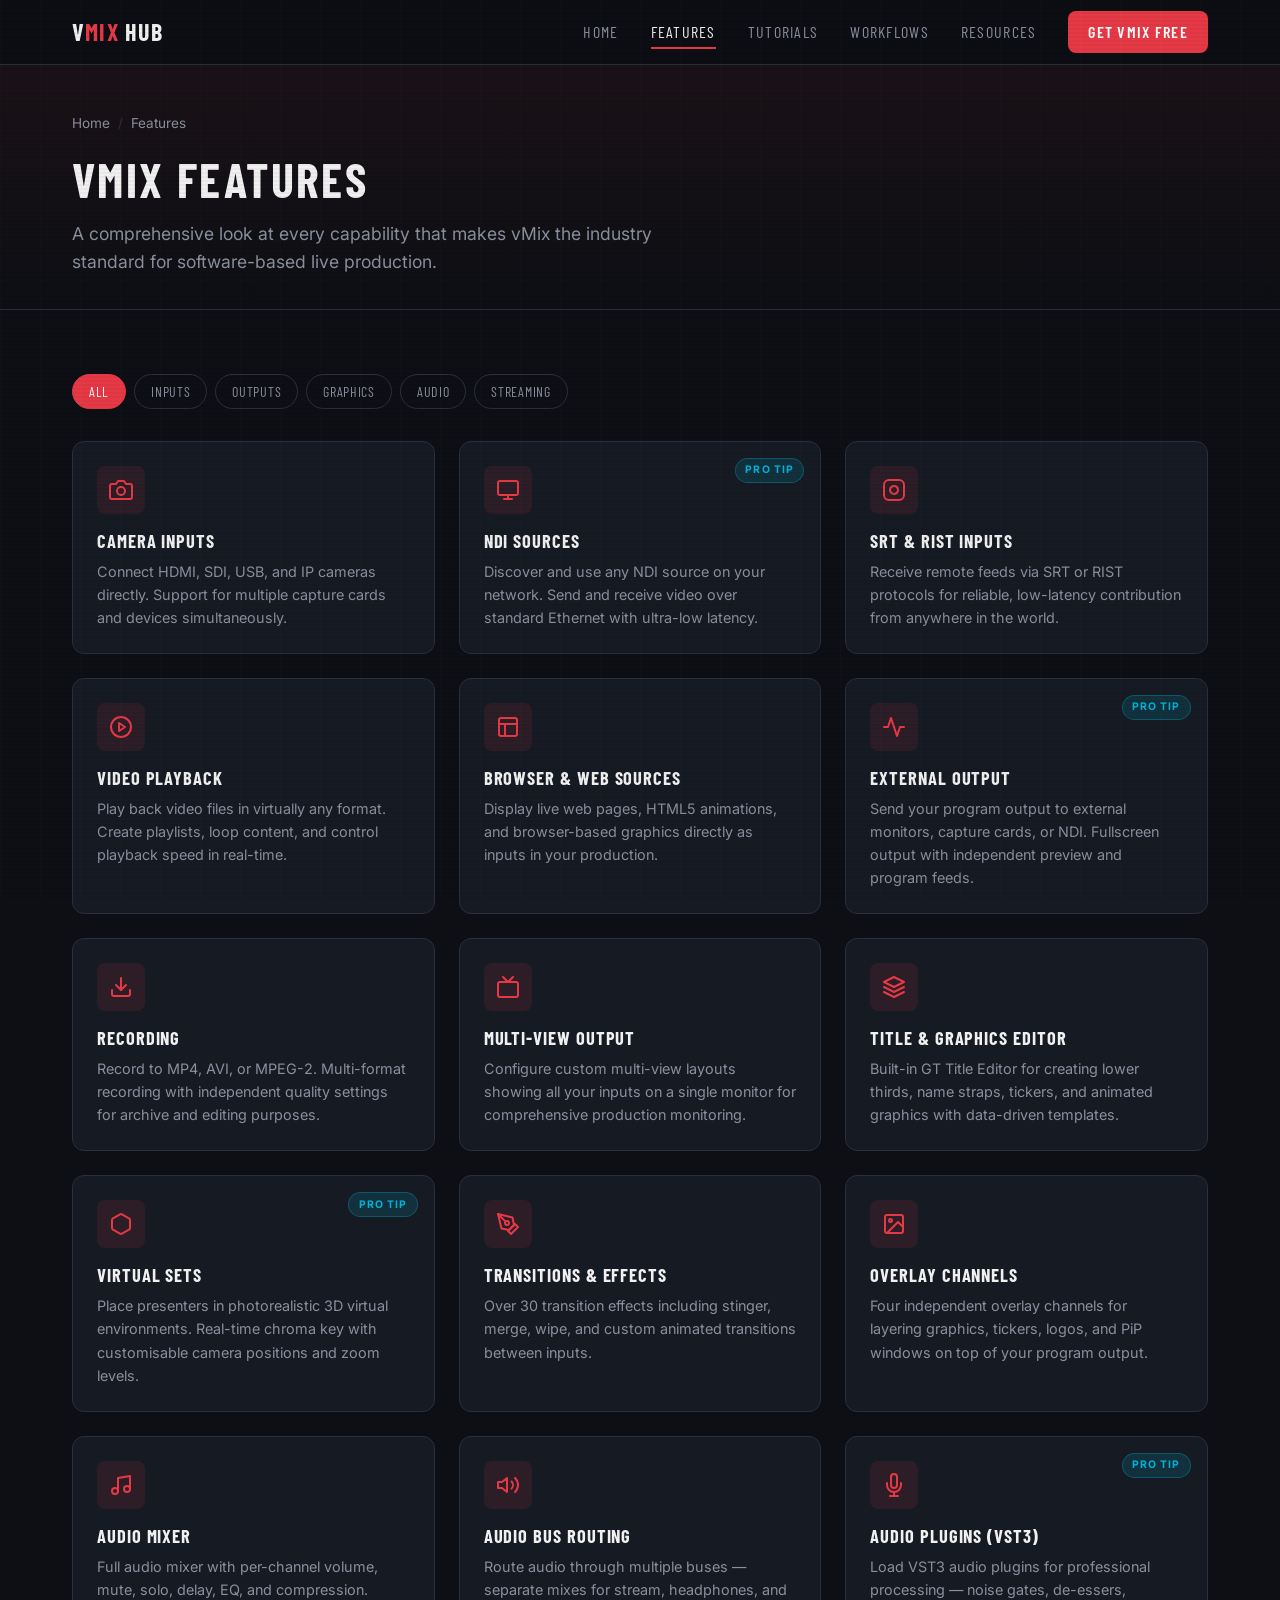
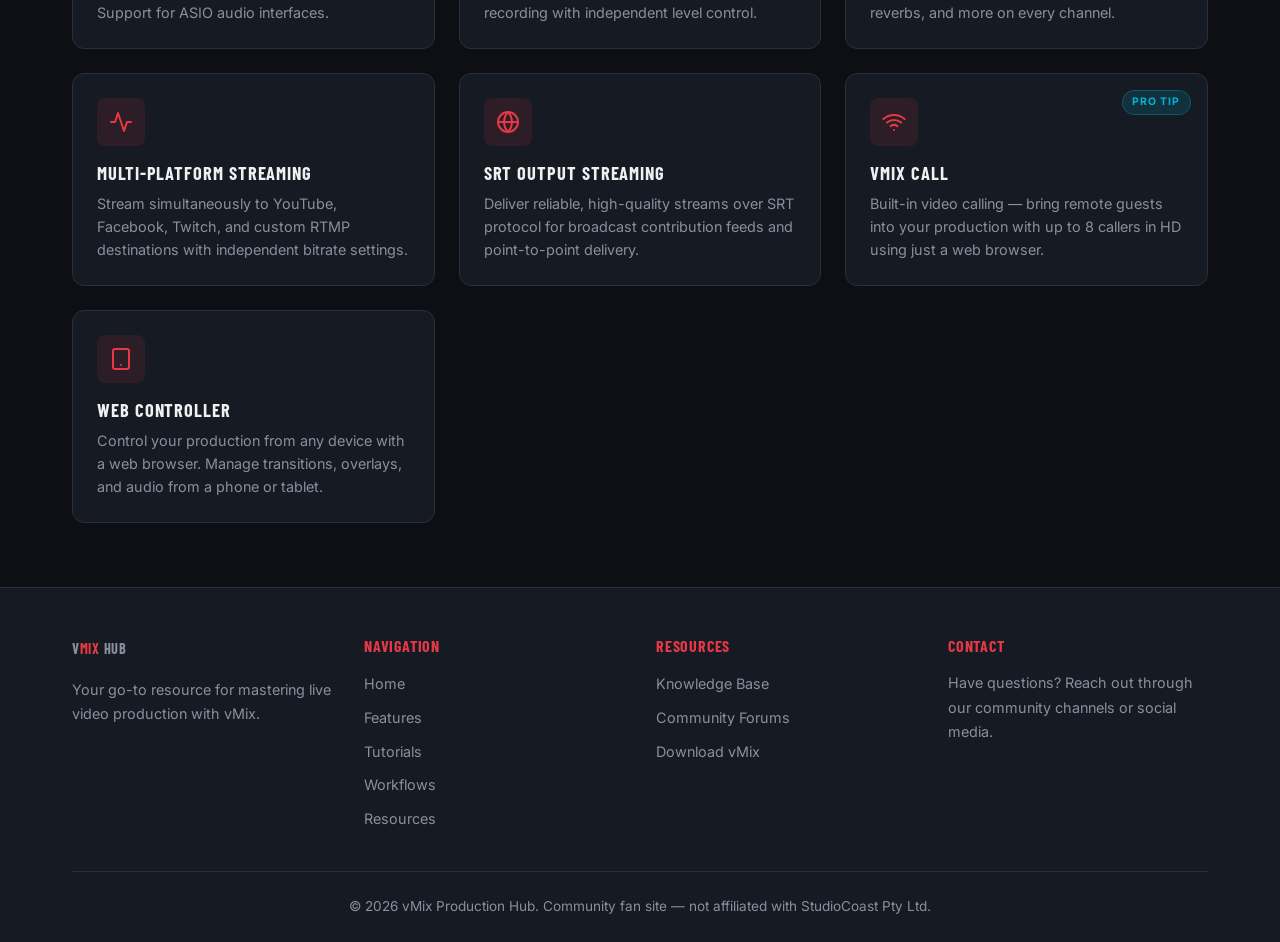
<file: pages/features.html>
<!DOCTYPE html>
<html lang="en">
<head>
  <meta charset="UTF-8">
  <meta name="viewport" content="width=device-width, initial-scale=1.0">
  <title>Features — vMix Production Hub</title>
  <meta name="description" content="Explore the full range of vMix features — inputs, outputs, graphics, audio, and streaming capabilities for professional live production.">
  <meta property="og:title" content="Features — vMix Production Hub">
  <meta property="og:description" content="Explore the full range of vMix features for professional live production.">
  <meta property="og:image" content="https://picsum.photos/1200/630">
  <link rel="canonical" href="./features.html">
  <link rel="icon" href="../assets/favicon.ico" type="image/x-icon">
  <link rel="preconnect" href="https://fonts.googleapis.com">
  <link rel="preconnect" href="https://fonts.gstatic.com" crossorigin>
  <link href="https://fonts.googleapis.com/css2?family=Barlow+Condensed:wght@400;600;700&family=Inter:wght@400;500;600&display=swap" rel="stylesheet">
  <link rel="stylesheet" href="../css/styles.css">
</head>
<body>

  <!-- ===== NAVIGATION ===== -->
  <header class="navbar" role="banner">
    <div class="container">
      <a href="../index.html" class="nav-logo" aria-label="vMix Hub Home">v<span>Mix</span> Hub</a>
      <nav class="nav-links" role="navigation" aria-label="Main navigation">
        <a href="../index.html">Home</a>
        <a href="./features.html">Features</a>
        <a href="./tutorials.html">Tutorials</a>
        <a href="./workflows.html">Workflows</a>
        <a href="./resources.html">Resources</a>
        <a href="https://www.vmix.com/software/download.aspx" class="nav-cta" target="_blank" rel="noopener noreferrer">Get vMix Free</a>
      </nav>
      <button class="hamburger" id="hamburger" aria-label="Toggle menu" aria-expanded="false" aria-controls="mobile-menu">
        <span></span><span></span><span></span>
      </button>
    </div>
  </header>

  <div class="mobile-menu" id="mobile-menu" role="navigation" aria-label="Mobile navigation">
    <a href="../index.html">Home</a>
    <a href="./features.html">Features</a>
    <a href="./tutorials.html">Tutorials</a>
    <a href="./workflows.html">Workflows</a>
    <a href="./resources.html">Resources</a>
    <a href="https://www.vmix.com/software/download.aspx" class="btn btn-primary" target="_blank" rel="noopener noreferrer">Get vMix Free</a>
  </div>

  <main>
    <!-- ===== PAGE HERO ===== -->
    <section class="page-hero" aria-label="Page header">
      <div class="container">
        <nav class="breadcrumb" aria-label="Breadcrumb">
          <a href="../index.html">Home</a>
          <span class="separator">/</span>
          <span aria-current="page">Features</span>
        </nav>
        <h1>vMix Features</h1>
        <p>A comprehensive look at every capability that makes vMix the industry standard for software-based live production.</p>
      </div>
    </section>

    <!-- ===== FILTER & FEATURE GRID ===== -->
    <section aria-label="Feature list">
      <div class="container">
        <div class="filter-bar" role="toolbar" aria-label="Filter features by category">
          <button class="filter-btn active" data-filter="all">All</button>
          <button class="filter-btn" data-filter="inputs">Inputs</button>
          <button class="filter-btn" data-filter="outputs">Outputs</button>
          <button class="filter-btn" data-filter="graphics">Graphics</button>
          <button class="filter-btn" data-filter="audio">Audio</button>
          <button class="filter-btn" data-filter="streaming">Streaming</button>
        </div>

        <div class="card-grid">
          <!-- INPUTS -->
          <article class="feature-card" data-category="inputs" data-animate>
            <div class="card-icon">
              <svg viewBox="0 0 24 24" fill="none" stroke="currentColor" stroke-width="2" stroke-linecap="round" stroke-linejoin="round" aria-hidden="true"><path d="M23 19a2 2 0 0 1-2 2H3a2 2 0 0 1-2-2V8a2 2 0 0 1 2-2h4l2-3h6l2 3h4a2 2 0 0 1 2 2z"/><circle cx="12" cy="13" r="4"/></svg>
            </div>
            <h3>Camera Inputs</h3>
            <p>Connect HDMI, SDI, USB, and IP cameras directly. Support for multiple capture cards and devices simultaneously.</p>
          </article>

          <article class="feature-card" data-category="inputs" data-animate>
            <span class="pro-tip-badge">Pro Tip</span>
            <div class="card-icon">
              <svg viewBox="0 0 24 24" fill="none" stroke="currentColor" stroke-width="2" stroke-linecap="round" stroke-linejoin="round" aria-hidden="true"><rect x="2" y="3" width="20" height="14" rx="2"/><line x1="8" y1="21" x2="16" y2="21"/><line x1="12" y1="17" x2="12" y2="21"/></svg>
            </div>
            <h3>NDI Sources</h3>
            <p>Discover and use any NDI source on your network. Send and receive video over standard Ethernet with ultra-low latency.</p>
          </article>

          <article class="feature-card" data-category="inputs" data-animate>
            <div class="card-icon">
              <svg viewBox="0 0 24 24" fill="none" stroke="currentColor" stroke-width="2" stroke-linecap="round" stroke-linejoin="round" aria-hidden="true"><rect x="2" y="2" width="20" height="20" rx="5" ry="5"/><path d="M16 11.37A4 4 0 1 1 12.63 8 4 4 0 0 1 16 11.37z"/></svg>
            </div>
            <h3>SRT &amp; RIST Inputs</h3>
            <p>Receive remote feeds via SRT or RIST protocols for reliable, low-latency contribution from anywhere in the world.</p>
          </article>

          <article class="feature-card" data-category="inputs" data-animate>
            <div class="card-icon">
              <svg viewBox="0 0 24 24" fill="none" stroke="currentColor" stroke-width="2" stroke-linecap="round" stroke-linejoin="round" aria-hidden="true"><circle cx="12" cy="12" r="10"/><polygon points="10 8 16 12 10 16 10 8"/></svg>
            </div>
            <h3>Video Playback</h3>
            <p>Play back video files in virtually any format. Create playlists, loop content, and control playback speed in real-time.</p>
          </article>

          <article class="feature-card" data-category="inputs" data-animate>
            <div class="card-icon">
              <svg viewBox="0 0 24 24" fill="none" stroke="currentColor" stroke-width="2" stroke-linecap="round" stroke-linejoin="round" aria-hidden="true"><rect x="3" y="3" width="18" height="18" rx="2" ry="2"/><line x1="3" y1="9" x2="21" y2="9"/><line x1="9" y1="21" x2="9" y2="9"/></svg>
            </div>
            <h3>Browser &amp; Web Sources</h3>
            <p>Display live web pages, HTML5 animations, and browser-based graphics directly as inputs in your production.</p>
          </article>

          <!-- OUTPUTS -->
          <article class="feature-card" data-category="outputs" data-animate>
            <span class="pro-tip-badge">Pro Tip</span>
            <div class="card-icon">
              <svg viewBox="0 0 24 24" fill="none" stroke="currentColor" stroke-width="2" stroke-linecap="round" stroke-linejoin="round" aria-hidden="true"><polyline points="22 12 18 12 15 21 9 3 6 12 2 12"/></svg>
            </div>
            <h3>External Output</h3>
            <p>Send your program output to external monitors, capture cards, or NDI. Fullscreen output with independent preview and program feeds.</p>
          </article>

          <article class="feature-card" data-category="outputs" data-animate>
            <div class="card-icon">
              <svg viewBox="0 0 24 24" fill="none" stroke="currentColor" stroke-width="2" stroke-linecap="round" stroke-linejoin="round" aria-hidden="true"><path d="M21 15v4a2 2 0 0 1-2 2H5a2 2 0 0 1-2-2v-4"/><polyline points="7 10 12 15 17 10"/><line x1="12" y1="15" x2="12" y2="3"/></svg>
            </div>
            <h3>Recording</h3>
            <p>Record to MP4, AVI, or MPEG-2. Multi-format recording with independent quality settings for archive and editing purposes.</p>
          </article>

          <article class="feature-card" data-category="outputs" data-animate>
            <div class="card-icon">
              <svg viewBox="0 0 24 24" fill="none" stroke="currentColor" stroke-width="2" stroke-linecap="round" stroke-linejoin="round" aria-hidden="true"><rect x="2" y="7" width="20" height="15" rx="2" ry="2"/><polyline points="17 2 12 7 7 2"/></svg>
            </div>
            <h3>Multi-View Output</h3>
            <p>Configure custom multi-view layouts showing all your inputs on a single monitor for comprehensive production monitoring.</p>
          </article>

          <!-- GRAPHICS -->
          <article class="feature-card" data-category="graphics" data-animate>
            <div class="card-icon">
              <svg viewBox="0 0 24 24" fill="none" stroke="currentColor" stroke-width="2" stroke-linecap="round" stroke-linejoin="round" aria-hidden="true"><polygon points="12 2 2 7 12 12 22 7 12 2"/><polyline points="2 17 12 22 22 17"/><polyline points="2 12 12 17 22 12"/></svg>
            </div>
            <h3>Title &amp; Graphics Editor</h3>
            <p>Built-in GT Title Editor for creating lower thirds, name straps, tickers, and animated graphics with data-driven templates.</p>
          </article>

          <article class="feature-card" data-category="graphics" data-animate>
            <span class="pro-tip-badge">Pro Tip</span>
            <div class="card-icon">
              <svg viewBox="0 0 24 24" fill="none" stroke="currentColor" stroke-width="2" stroke-linecap="round" stroke-linejoin="round" aria-hidden="true"><path d="M21 16V8a2 2 0 0 0-1-1.73l-7-4a2 2 0 0 0-2 0l-7 4A2 2 0 0 0 3 8v8a2 2 0 0 0 1 1.73l7 4a2 2 0 0 0 2 0l7-4A2 2 0 0 0 21 16z"/></svg>
            </div>
            <h3>Virtual Sets</h3>
            <p>Place presenters in photorealistic 3D virtual environments. Real-time chroma key with customisable camera positions and zoom levels.</p>
          </article>

          <article class="feature-card" data-category="graphics" data-animate>
            <div class="card-icon">
              <svg viewBox="0 0 24 24" fill="none" stroke="currentColor" stroke-width="2" stroke-linecap="round" stroke-linejoin="round" aria-hidden="true"><path d="M12 19l7-7 3 3-7 7-3-3z"/><path d="M18 13l-1.5-7.5L2 2l3.5 14.5L13 18l5-5z"/><path d="M2 2l7.586 7.586"/><circle cx="11" cy="11" r="2"/></svg>
            </div>
            <h3>Transitions &amp; Effects</h3>
            <p>Over 30 transition effects including stinger, merge, wipe, and custom animated transitions between inputs.</p>
          </article>

          <article class="feature-card" data-category="graphics" data-animate>
            <div class="card-icon">
              <svg viewBox="0 0 24 24" fill="none" stroke="currentColor" stroke-width="2" stroke-linecap="round" stroke-linejoin="round" aria-hidden="true"><rect x="3" y="3" width="18" height="18" rx="2" ry="2"/><circle cx="8.5" cy="8.5" r="1.5"/><polyline points="21 15 16 10 5 21"/></svg>
            </div>
            <h3>Overlay Channels</h3>
            <p>Four independent overlay channels for layering graphics, tickers, logos, and PiP windows on top of your program output.</p>
          </article>

          <!-- AUDIO -->
          <article class="feature-card" data-category="audio" data-animate>
            <div class="card-icon">
              <svg viewBox="0 0 24 24" fill="none" stroke="currentColor" stroke-width="2" stroke-linecap="round" stroke-linejoin="round" aria-hidden="true"><path d="M9 18V5l12-2v13"/><circle cx="6" cy="18" r="3"/><circle cx="18" cy="16" r="3"/></svg>
            </div>
            <h3>Audio Mixer</h3>
            <p>Full audio mixer with per-channel volume, mute, solo, delay, EQ, and compression. Support for ASIO audio interfaces.</p>
          </article>

          <article class="feature-card" data-category="audio" data-animate>
            <div class="card-icon">
              <svg viewBox="0 0 24 24" fill="none" stroke="currentColor" stroke-width="2" stroke-linecap="round" stroke-linejoin="round" aria-hidden="true"><polygon points="11 5 6 9 2 9 2 15 6 15 11 19 11 5"/><path d="M19.07 4.93a10 10 0 0 1 0 14.14"/><path d="M15.54 8.46a5 5 0 0 1 0 7.07"/></svg>
            </div>
            <h3>Audio Bus Routing</h3>
            <p>Route audio through multiple buses — separate mixes for stream, headphones, and recording with independent level control.</p>
          </article>

          <article class="feature-card" data-category="audio" data-animate>
            <span class="pro-tip-badge">Pro Tip</span>
            <div class="card-icon">
              <svg viewBox="0 0 24 24" fill="none" stroke="currentColor" stroke-width="2" stroke-linecap="round" stroke-linejoin="round" aria-hidden="true"><path d="M12 1a3 3 0 0 0-3 3v8a3 3 0 0 0 6 0V4a3 3 0 0 0-3-3z"/><path d="M19 10v2a7 7 0 0 1-14 0v-2"/><line x1="12" y1="19" x2="12" y2="23"/><line x1="8" y1="23" x2="16" y2="23"/></svg>
            </div>
            <h3>Audio Plugins (VST3)</h3>
            <p>Load VST3 audio plugins for professional processing — noise gates, de-essers, reverbs, and more on every channel.</p>
          </article>

          <!-- STREAMING -->
          <article class="feature-card" data-category="streaming" data-animate>
            <div class="card-icon">
              <svg viewBox="0 0 24 24" fill="none" stroke="currentColor" stroke-width="2" stroke-linecap="round" stroke-linejoin="round" aria-hidden="true"><path d="M22 12h-4l-3 9L9 3l-3 9H2"/></svg>
            </div>
            <h3>Multi-Platform Streaming</h3>
            <p>Stream simultaneously to YouTube, Facebook, Twitch, and custom RTMP destinations with independent bitrate settings.</p>
          </article>

          <article class="feature-card" data-category="streaming" data-animate>
            <div class="card-icon">
              <svg viewBox="0 0 24 24" fill="none" stroke="currentColor" stroke-width="2" stroke-linecap="round" stroke-linejoin="round" aria-hidden="true"><circle cx="12" cy="12" r="10"/><line x1="2" y1="12" x2="22" y2="12"/><path d="M12 2a15.3 15.3 0 0 1 4 10 15.3 15.3 0 0 1-4 10 15.3 15.3 0 0 1-4-10 15.3 15.3 0 0 1 4-10z"/></svg>
            </div>
            <h3>SRT Output Streaming</h3>
            <p>Deliver reliable, high-quality streams over SRT protocol for broadcast contribution feeds and point-to-point delivery.</p>
          </article>

          <article class="feature-card" data-category="streaming" data-animate>
            <span class="pro-tip-badge">Pro Tip</span>
            <div class="card-icon">
              <svg viewBox="0 0 24 24" fill="none" stroke="currentColor" stroke-width="2" stroke-linecap="round" stroke-linejoin="round" aria-hidden="true"><path d="M5 12.55a11 11 0 0 1 14.08 0"/><path d="M1.42 9a16 16 0 0 1 21.16 0"/><path d="M8.53 16.11a6 6 0 0 1 6.95 0"/><line x1="12" y1="20" x2="12.01" y2="20"/></svg>
            </div>
            <h3>vMix Call</h3>
            <p>Built-in video calling — bring remote guests into your production with up to 8 callers in HD using just a web browser.</p>
          </article>

          <article class="feature-card" data-category="streaming" data-animate>
            <div class="card-icon">
              <svg viewBox="0 0 24 24" fill="none" stroke="currentColor" stroke-width="2" stroke-linecap="round" stroke-linejoin="round" aria-hidden="true"><rect x="4" y="2" width="16" height="20" rx="2" ry="2"/><line x1="12" y1="18" x2="12.01" y2="18"/></svg>
            </div>
            <h3>Web Controller</h3>
            <p>Control your production from any device with a web browser. Manage transitions, overlays, and audio from a phone or tablet.</p>
          </article>
        </div>
      </div>
    </section>
  </main>

  <!-- ===== FOOTER ===== -->
  <footer class="site-footer" role="contentinfo">
    <div class="container">
      <div class="footer-grid">
        <div class="footer-col">
          <a href="../index.html" class="nav-logo" aria-label="vMix Hub Home">v<span>Mix</span> Hub</a>
          <p style="margin-top:1rem;">Your go-to resource for mastering live video production with vMix.</p>
        </div>
        <div class="footer-col">
          <h4>Navigation</h4>
          <ul>
            <li><a href="../index.html">Home</a></li>
            <li><a href="./features.html">Features</a></li>
            <li><a href="./tutorials.html">Tutorials</a></li>
            <li><a href="./workflows.html">Workflows</a></li>
            <li><a href="./resources.html">Resources</a></li>
          </ul>
        </div>
        <div class="footer-col">
          <h4>Resources</h4>
          <ul>
            <li><a href="https://www.vmix.com/knowledgebase/" target="_blank" rel="noopener noreferrer">Knowledge Base</a></li>
            <li><a href="https://forums.vmix.com/" target="_blank" rel="noopener noreferrer">Community Forums</a></li>
            <li><a href="https://www.vmix.com/software/download.aspx" target="_blank" rel="noopener noreferrer">Download vMix</a></li>
          </ul>
        </div>
        <div class="footer-col">
          <h4>Contact</h4>
          <p>Have questions? Reach out through our community channels or social media.</p>
        </div>
      </div>
      <div class="footer-bottom">
        <p>&copy; 2026 vMix Production Hub. Community fan site — not affiliated with StudioCoast Pty Ltd.</p>
      </div>
    </div>
  </footer>

  <script src="../js/main.js"></script>
</body>
</html>
</file>
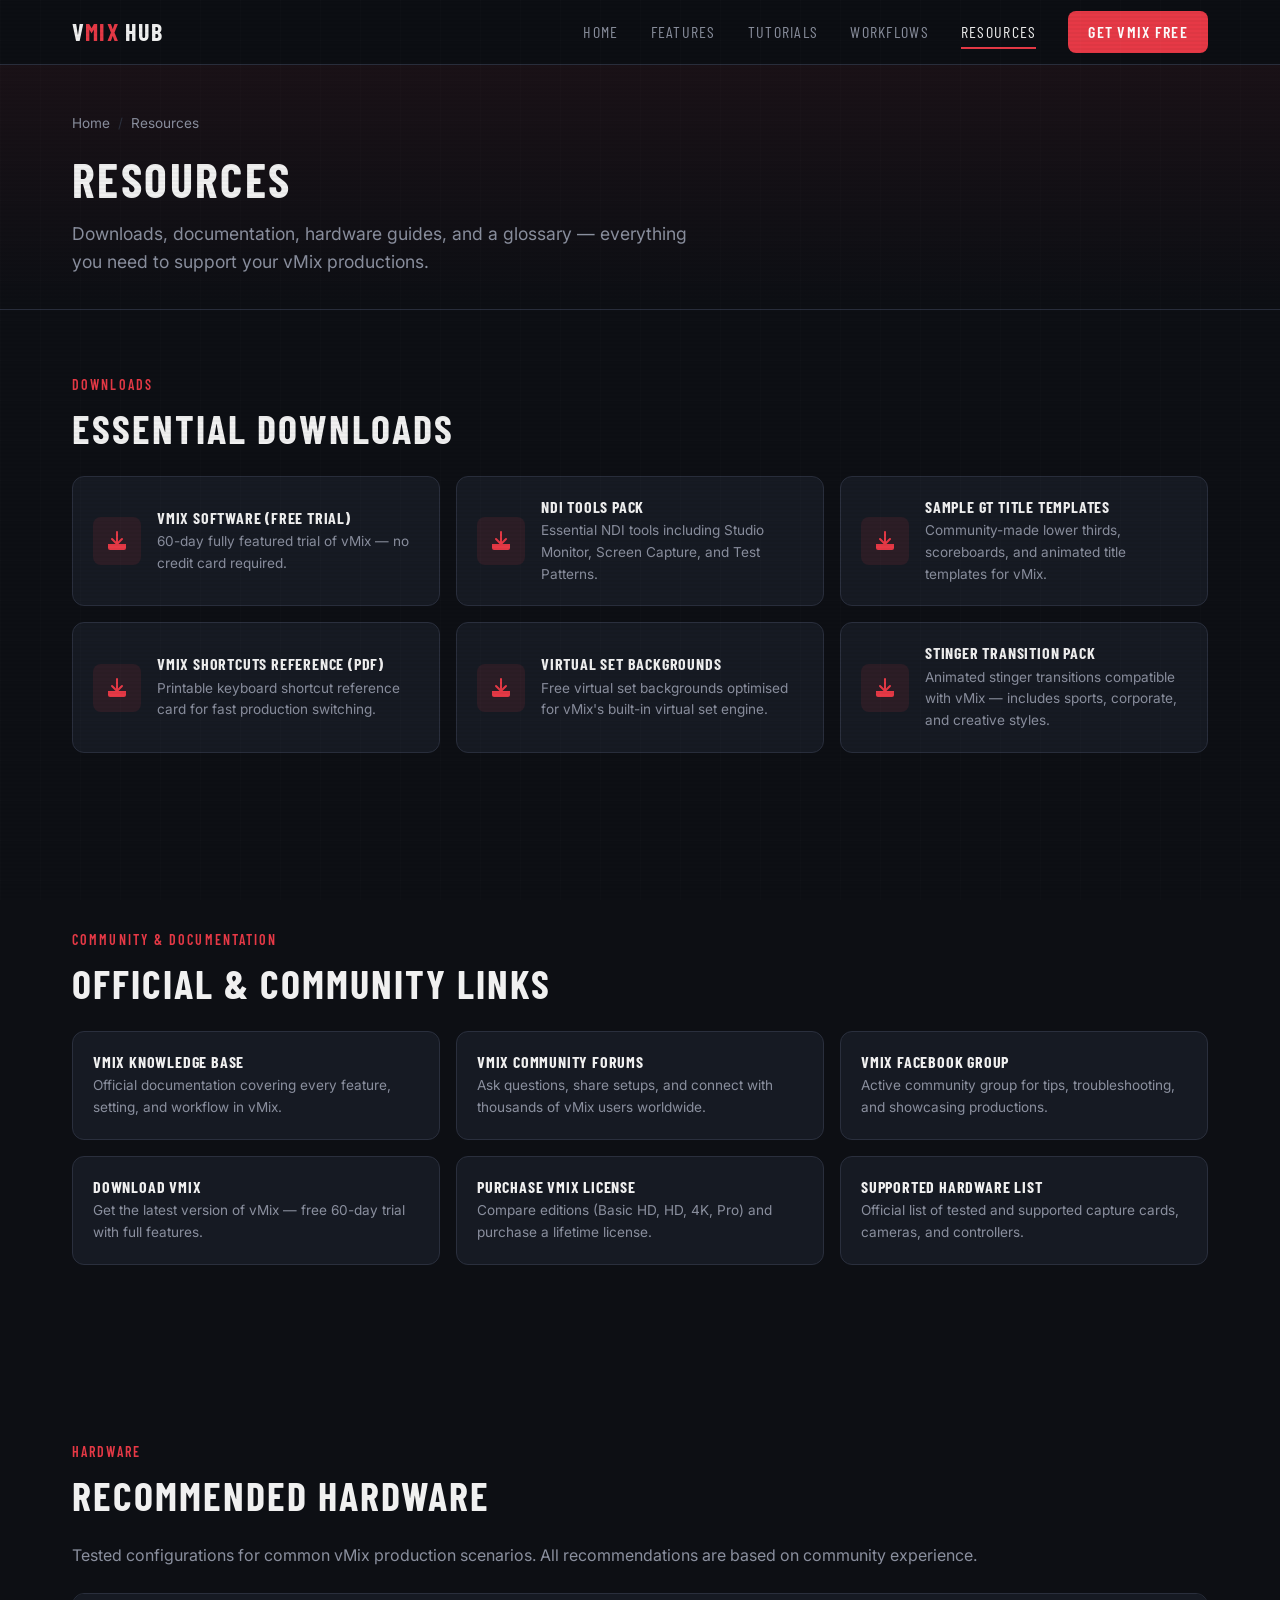
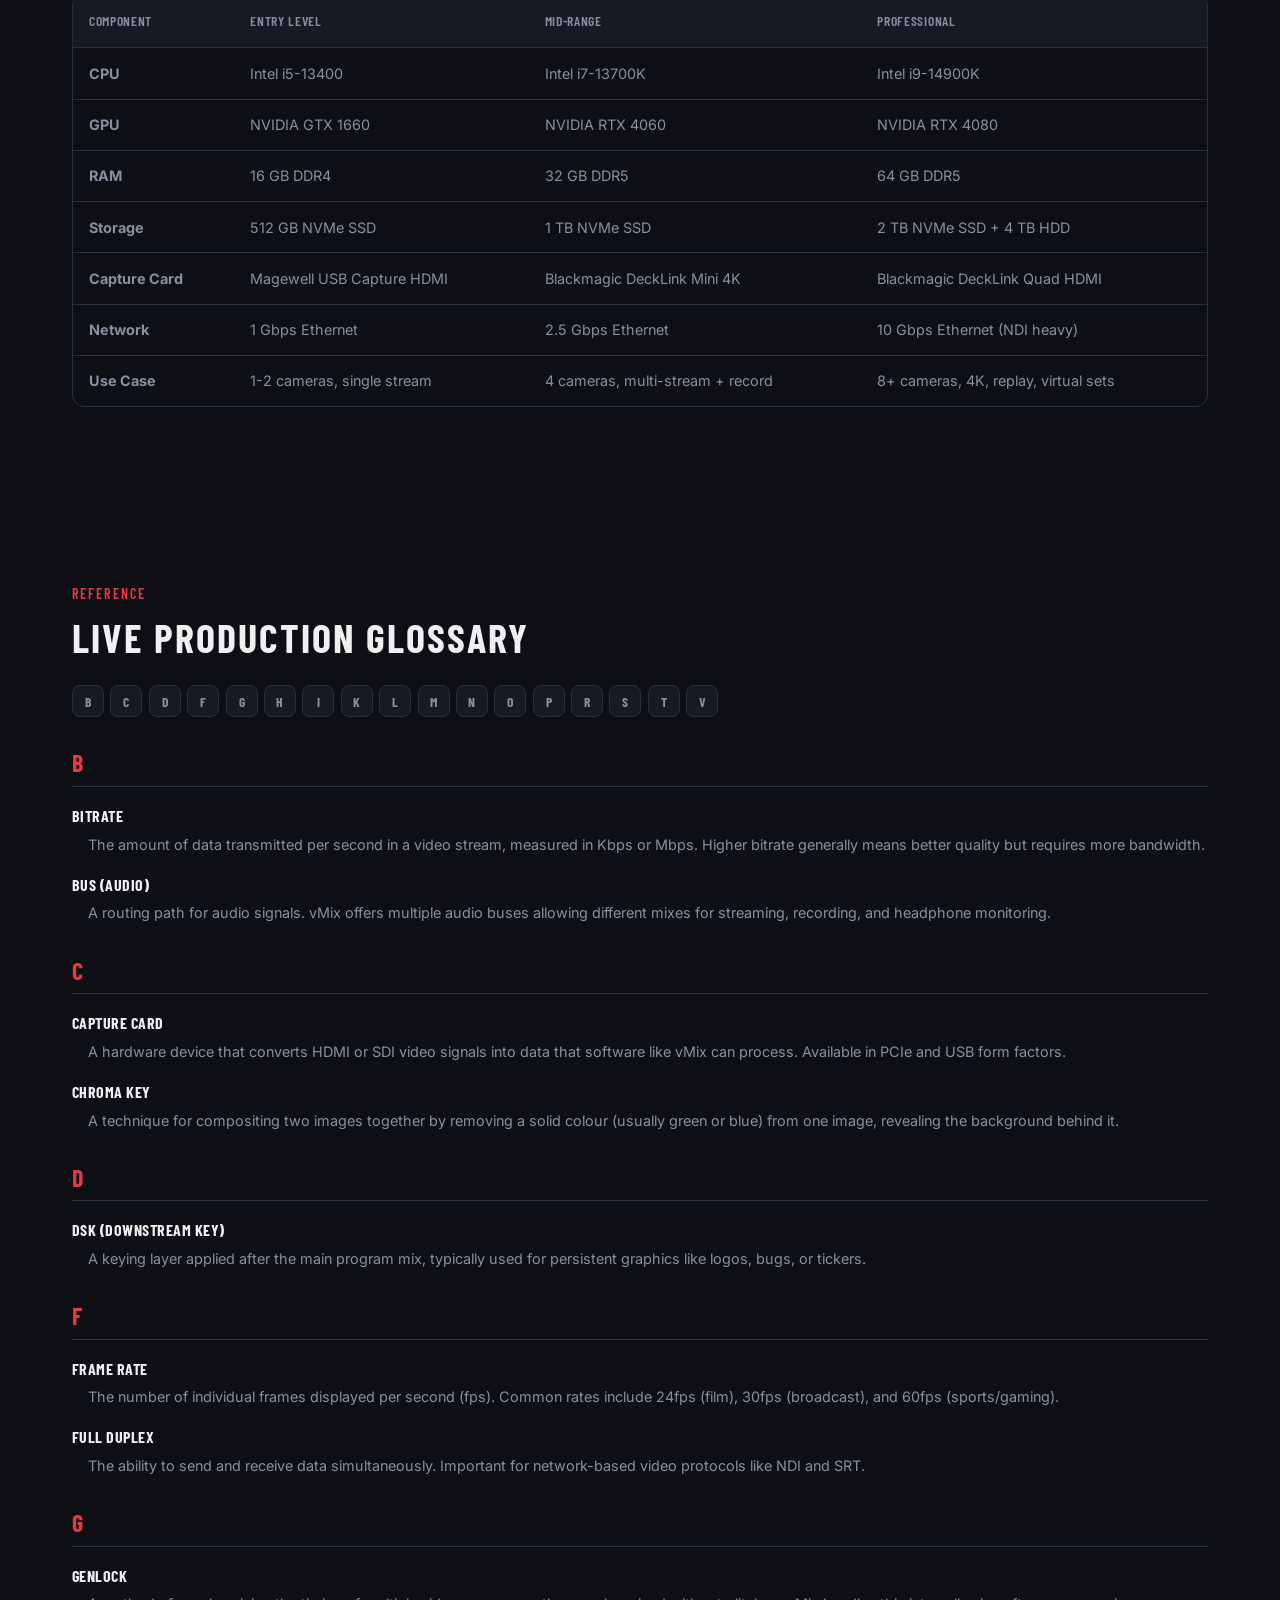
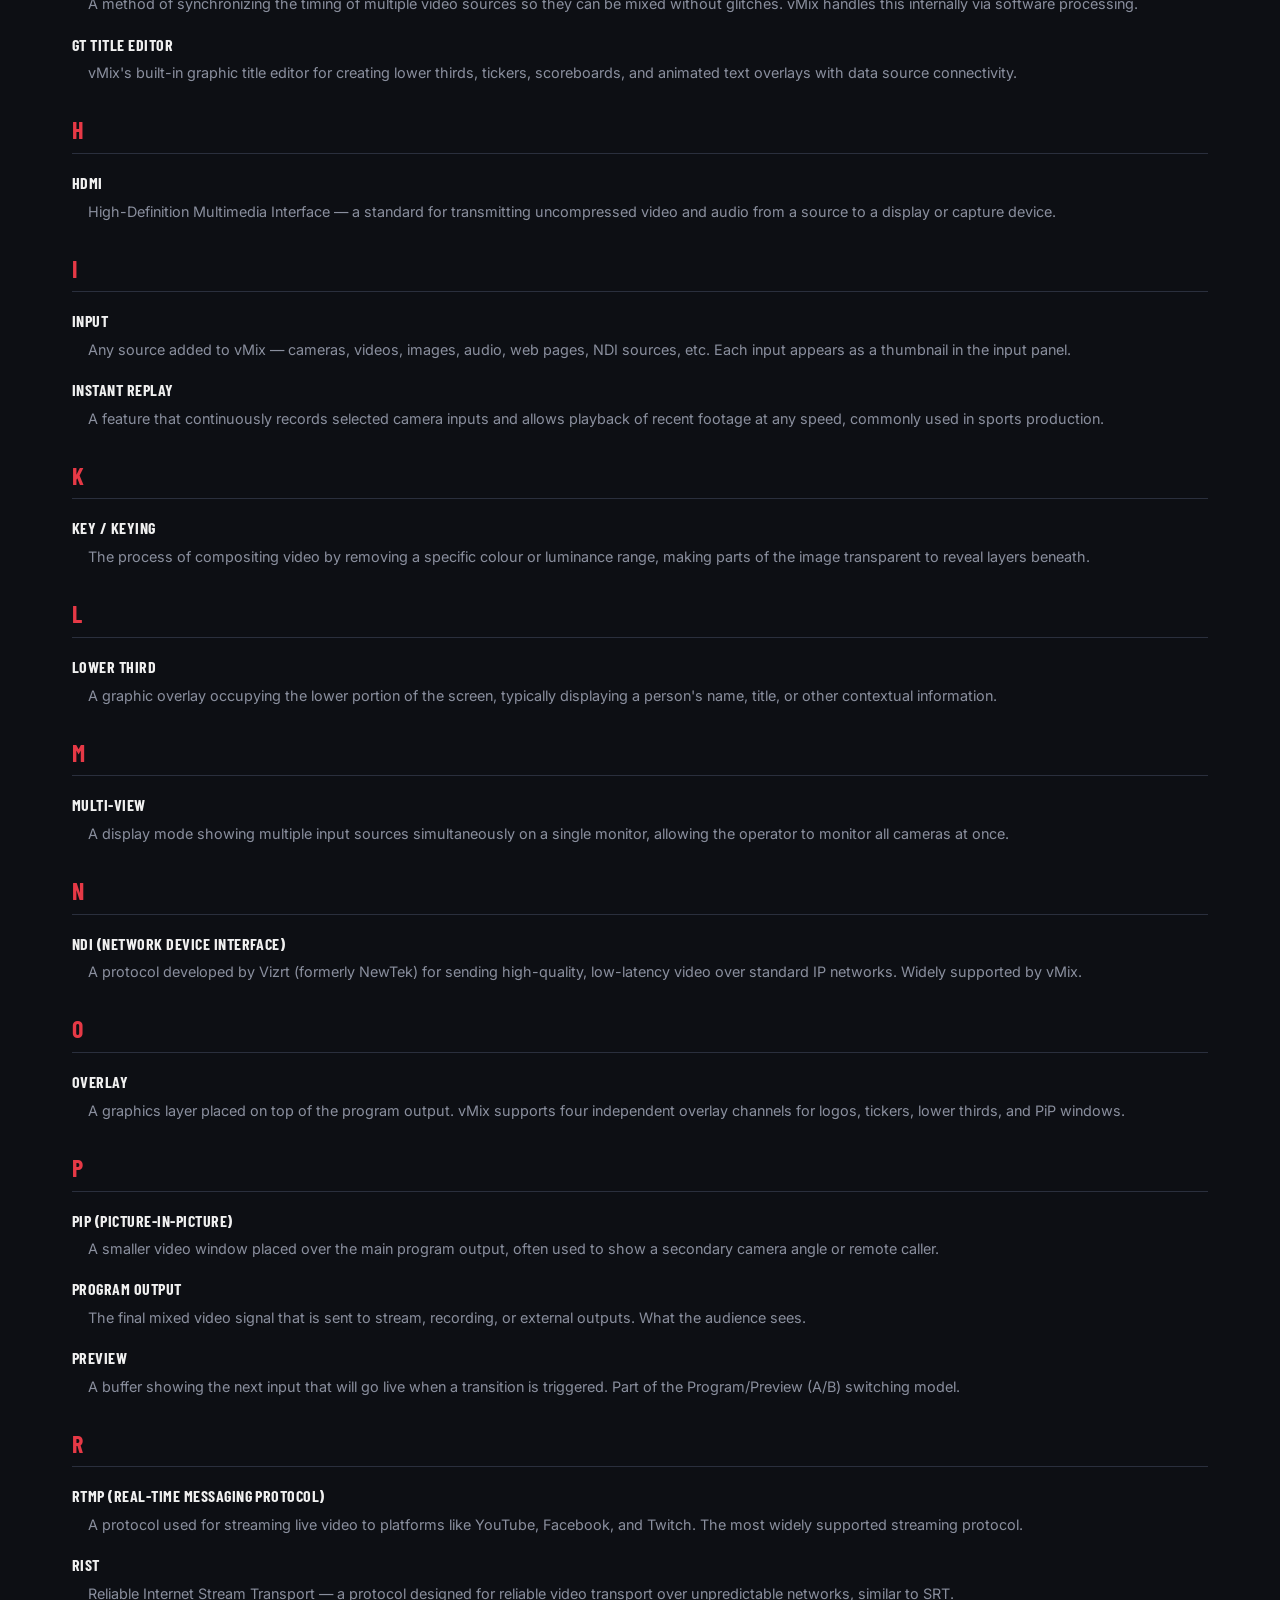
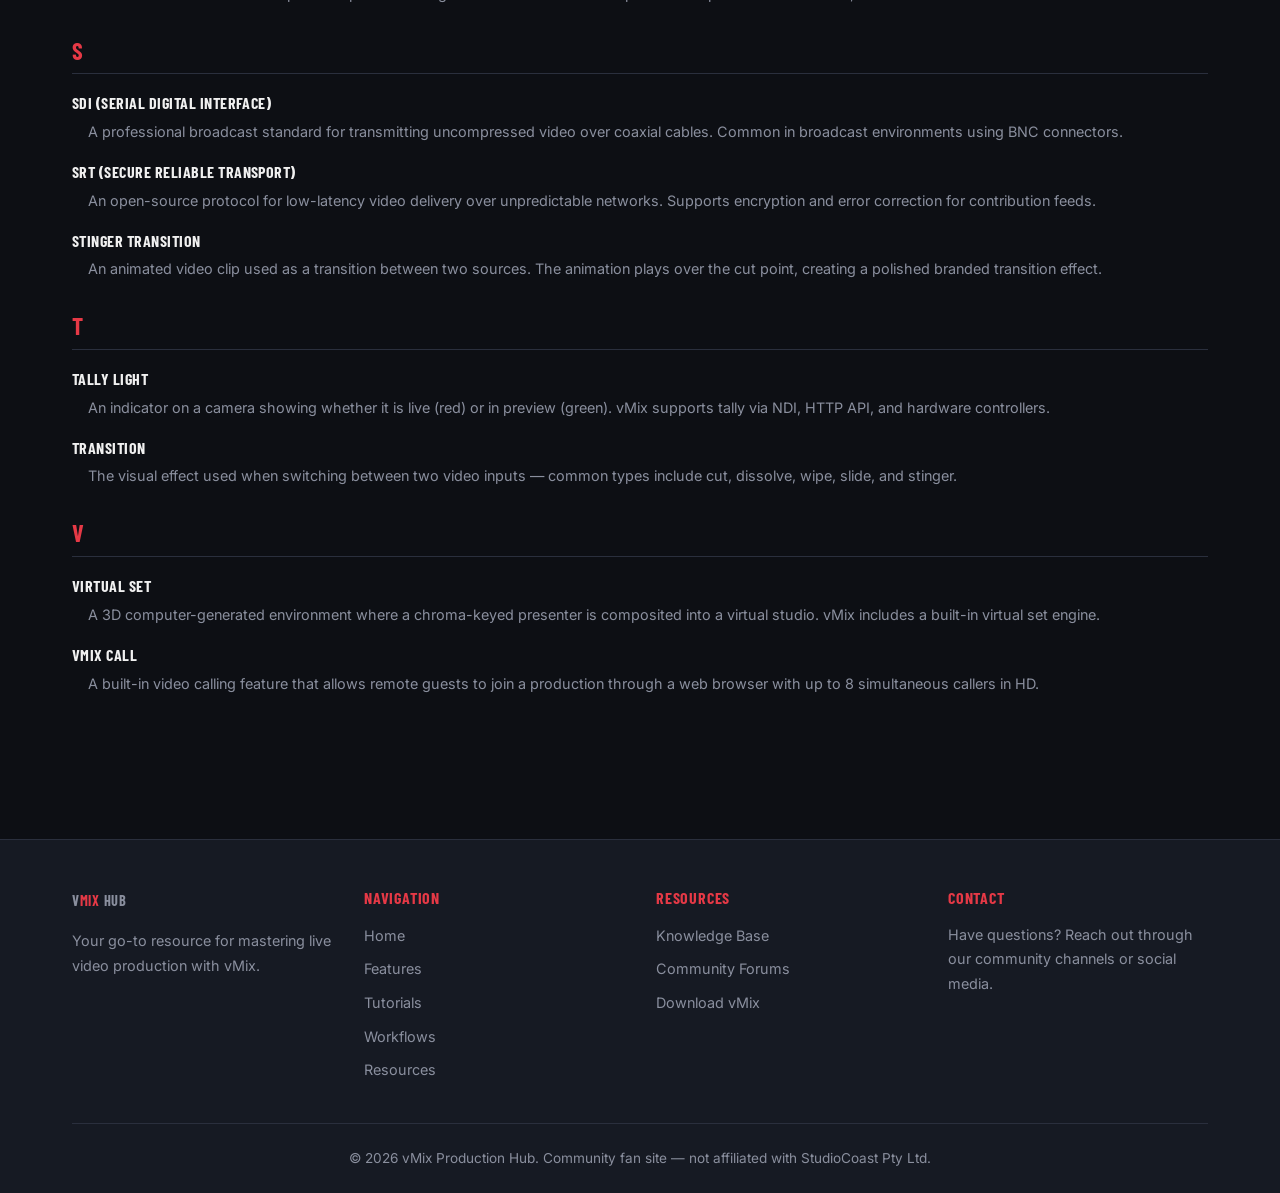
<file: pages/resources.html>
<!DOCTYPE html>
<html lang="en">
<head>
  <meta charset="UTF-8">
  <meta name="viewport" content="width=device-width, initial-scale=1.0">
  <title>Resources — vMix Production Hub</title>
  <meta name="description" content="Essential vMix resources — downloads, documentation, hardware recommendations, community links, and a comprehensive glossary of live production terms.">
  <meta property="og:title" content="Resources — vMix Production Hub">
  <meta property="og:description" content="Essential vMix resources — downloads, hardware, community, and glossary.">
  <meta property="og:image" content="https://picsum.photos/1200/630">
  <link rel="canonical" href="./resources.html">
  <link rel="icon" href="../assets/favicon.ico" type="image/x-icon">
  <link rel="preconnect" href="https://fonts.googleapis.com">
  <link rel="preconnect" href="https://fonts.gstatic.com" crossorigin>
  <link href="https://fonts.googleapis.com/css2?family=Barlow+Condensed:wght@400;600;700&family=Inter:wght@400;500;600&display=swap" rel="stylesheet">
  <link rel="stylesheet" href="../css/styles.css">
</head>
<body>

  <!-- ===== NAVIGATION ===== -->
  <header class="navbar" role="banner">
    <div class="container">
      <a href="../index.html" class="nav-logo" aria-label="vMix Hub Home">v<span>Mix</span> Hub</a>
      <nav class="nav-links" role="navigation" aria-label="Main navigation">
        <a href="../index.html">Home</a>
        <a href="./features.html">Features</a>
        <a href="./tutorials.html">Tutorials</a>
        <a href="./workflows.html">Workflows</a>
        <a href="./resources.html">Resources</a>
        <a href="https://www.vmix.com/software/download.aspx" class="nav-cta" target="_blank" rel="noopener noreferrer">Get vMix Free</a>
      </nav>
      <button class="hamburger" id="hamburger" aria-label="Toggle menu" aria-expanded="false" aria-controls="mobile-menu">
        <span></span><span></span><span></span>
      </button>
    </div>
  </header>

  <div class="mobile-menu" id="mobile-menu" role="navigation" aria-label="Mobile navigation">
    <a href="../index.html">Home</a>
    <a href="./features.html">Features</a>
    <a href="./tutorials.html">Tutorials</a>
    <a href="./workflows.html">Workflows</a>
    <a href="./resources.html">Resources</a>
    <a href="https://www.vmix.com/software/download.aspx" class="btn btn-primary" target="_blank" rel="noopener noreferrer">Get vMix Free</a>
  </div>

  <main>
    <!-- ===== PAGE HERO ===== -->
    <section class="page-hero" aria-label="Page header">
      <div class="container">
        <nav class="breadcrumb" aria-label="Breadcrumb">
          <a href="../index.html">Home</a>
          <span class="separator">/</span>
          <span aria-current="page">Resources</span>
        </nav>
        <h1>Resources</h1>
        <p>Downloads, documentation, hardware guides, and a glossary — everything you need to support your vMix productions.</p>
      </div>
    </section>

    <!-- ===== DOWNLOADS ===== -->
    <section class="resources-section" aria-label="Downloads">
      <div class="container">
        <p class="section-label">Downloads</p>
        <h2>Essential Downloads</h2>

        <div class="download-grid" style="margin-top:1.5rem;">
          <div class="download-card">
            <div class="download-icon">
              <svg viewBox="0 0 24 24" aria-hidden="true"><path d="M21 15v4a2 2 0 0 1-2 2H5a2 2 0 0 1-2-2v-4"/><polyline points="7 10 12 15 17 10" fill="none" stroke="#e63946" stroke-width="2" stroke-linecap="round" stroke-linejoin="round"/><line x1="12" y1="15" x2="12" y2="3" fill="none" stroke="#e63946" stroke-width="2" stroke-linecap="round" stroke-linejoin="round"/></svg>
            </div>
            <div class="download-info">
              <h4>vMix Software (Free Trial)</h4>
              <p>60-day fully featured trial of vMix — no credit card required.</p>
            </div>
          </div>

          <div class="download-card">
            <div class="download-icon">
              <svg viewBox="0 0 24 24" aria-hidden="true"><path d="M21 15v4a2 2 0 0 1-2 2H5a2 2 0 0 1-2-2v-4"/><polyline points="7 10 12 15 17 10" fill="none" stroke="#e63946" stroke-width="2" stroke-linecap="round" stroke-linejoin="round"/><line x1="12" y1="15" x2="12" y2="3" fill="none" stroke="#e63946" stroke-width="2" stroke-linecap="round" stroke-linejoin="round"/></svg>
            </div>
            <div class="download-info">
              <h4>NDI Tools Pack</h4>
              <p>Essential NDI tools including Studio Monitor, Screen Capture, and Test Patterns.</p>
            </div>
          </div>

          <div class="download-card">
            <div class="download-icon">
              <svg viewBox="0 0 24 24" aria-hidden="true"><path d="M21 15v4a2 2 0 0 1-2 2H5a2 2 0 0 1-2-2v-4"/><polyline points="7 10 12 15 17 10" fill="none" stroke="#e63946" stroke-width="2" stroke-linecap="round" stroke-linejoin="round"/><line x1="12" y1="15" x2="12" y2="3" fill="none" stroke="#e63946" stroke-width="2" stroke-linecap="round" stroke-linejoin="round"/></svg>
            </div>
            <div class="download-info">
              <h4>Sample GT Title Templates</h4>
              <p>Community-made lower thirds, scoreboards, and animated title templates for vMix.</p>
            </div>
          </div>

          <div class="download-card">
            <div class="download-icon">
              <svg viewBox="0 0 24 24" aria-hidden="true"><path d="M21 15v4a2 2 0 0 1-2 2H5a2 2 0 0 1-2-2v-4"/><polyline points="7 10 12 15 17 10" fill="none" stroke="#e63946" stroke-width="2" stroke-linecap="round" stroke-linejoin="round"/><line x1="12" y1="15" x2="12" y2="3" fill="none" stroke="#e63946" stroke-width="2" stroke-linecap="round" stroke-linejoin="round"/></svg>
            </div>
            <div class="download-info">
              <h4>vMix Shortcuts Reference (PDF)</h4>
              <p>Printable keyboard shortcut reference card for fast production switching.</p>
            </div>
          </div>

          <div class="download-card">
            <div class="download-icon">
              <svg viewBox="0 0 24 24" aria-hidden="true"><path d="M21 15v4a2 2 0 0 1-2 2H5a2 2 0 0 1-2-2v-4"/><polyline points="7 10 12 15 17 10" fill="none" stroke="#e63946" stroke-width="2" stroke-linecap="round" stroke-linejoin="round"/><line x1="12" y1="15" x2="12" y2="3" fill="none" stroke="#e63946" stroke-width="2" stroke-linecap="round" stroke-linejoin="round"/></svg>
            </div>
            <div class="download-info">
              <h4>Virtual Set Backgrounds</h4>
              <p>Free virtual set backgrounds optimised for vMix's built-in virtual set engine.</p>
            </div>
          </div>

          <div class="download-card">
            <div class="download-icon">
              <svg viewBox="0 0 24 24" aria-hidden="true"><path d="M21 15v4a2 2 0 0 1-2 2H5a2 2 0 0 1-2-2v-4"/><polyline points="7 10 12 15 17 10" fill="none" stroke="#e63946" stroke-width="2" stroke-linecap="round" stroke-linejoin="round"/><line x1="12" y1="15" x2="12" y2="3" fill="none" stroke="#e63946" stroke-width="2" stroke-linecap="round" stroke-linejoin="round"/></svg>
            </div>
            <div class="download-info">
              <h4>Stinger Transition Pack</h4>
              <p>Animated stinger transitions compatible with vMix — includes sports, corporate, and creative styles.</p>
            </div>
          </div>
        </div>
      </div>
    </section>

    <!-- ===== EXTERNAL LINKS ===== -->
    <section class="resources-section" aria-label="External links">
      <div class="container">
        <p class="section-label">Community &amp; Documentation</p>
        <h2>Official &amp; Community Links</h2>

        <div class="external-links-list" style="margin-top:1.5rem;">
          <a href="https://www.vmix.com/knowledgebase/" class="external-link-card" target="_blank" rel="noopener noreferrer">
            <h4>vMix Knowledge Base</h4>
            <p>Official documentation covering every feature, setting, and workflow in vMix.</p>
          </a>

          <a href="https://forums.vmix.com/" class="external-link-card" target="_blank" rel="noopener noreferrer">
            <h4>vMix Community Forums</h4>
            <p>Ask questions, share setups, and connect with thousands of vMix users worldwide.</p>
          </a>

          <a href="https://www.facebook.com/groups/vmix/" class="external-link-card" target="_blank" rel="noopener noreferrer">
            <h4>vMix Facebook Group</h4>
            <p>Active community group for tips, troubleshooting, and showcasing productions.</p>
          </a>

          <a href="https://www.vmix.com/software/download.aspx" class="external-link-card" target="_blank" rel="noopener noreferrer">
            <h4>Download vMix</h4>
            <p>Get the latest version of vMix — free 60-day trial with full features.</p>
          </a>

          <a href="https://www.vmix.com/purchase/" class="external-link-card" target="_blank" rel="noopener noreferrer">
            <h4>Purchase vMix License</h4>
            <p>Compare editions (Basic HD, HD, 4K, Pro) and purchase a lifetime license.</p>
          </a>

          <a href="https://www.vmix.com/software/supported-hardware.aspx" class="external-link-card" target="_blank" rel="noopener noreferrer">
            <h4>Supported Hardware List</h4>
            <p>Official list of tested and supported capture cards, cameras, and controllers.</p>
          </a>
        </div>
      </div>
    </section>

    <!-- ===== HARDWARE RECOMMENDATIONS ===== -->
    <section class="resources-section" aria-label="Hardware recommendations">
      <div class="container">
        <p class="section-label">Hardware</p>
        <h2>Recommended Hardware</h2>
        <p class="text-muted" style="margin-bottom:1.5rem;">Tested configurations for common vMix production scenarios. All recommendations are based on community experience.</p>

        <div class="hardware-table-wrapper">
          <table class="hardware-table">
            <thead>
              <tr>
                <th scope="col">Component</th>
                <th scope="col">Entry Level</th>
                <th scope="col">Mid-Range</th>
                <th scope="col">Professional</th>
              </tr>
            </thead>
            <tbody>
              <tr>
                <td><strong>CPU</strong></td>
                <td>Intel i5-13400</td>
                <td>Intel i7-13700K</td>
                <td>Intel i9-14900K</td>
              </tr>
              <tr>
                <td><strong>GPU</strong></td>
                <td>NVIDIA GTX 1660</td>
                <td>NVIDIA RTX 4060</td>
                <td>NVIDIA RTX 4080</td>
              </tr>
              <tr>
                <td><strong>RAM</strong></td>
                <td>16 GB DDR4</td>
                <td>32 GB DDR5</td>
                <td>64 GB DDR5</td>
              </tr>
              <tr>
                <td><strong>Storage</strong></td>
                <td>512 GB NVMe SSD</td>
                <td>1 TB NVMe SSD</td>
                <td>2 TB NVMe SSD + 4 TB HDD</td>
              </tr>
              <tr>
                <td><strong>Capture Card</strong></td>
                <td>Magewell USB Capture HDMI</td>
                <td>Blackmagic DeckLink Mini 4K</td>
                <td>Blackmagic DeckLink Quad HDMI</td>
              </tr>
              <tr>
                <td><strong>Network</strong></td>
                <td>1 Gbps Ethernet</td>
                <td>2.5 Gbps Ethernet</td>
                <td>10 Gbps Ethernet (NDI heavy)</td>
              </tr>
              <tr>
                <td><strong>Use Case</strong></td>
                <td>1-2 cameras, single stream</td>
                <td>4 cameras, multi-stream + record</td>
                <td>8+ cameras, 4K, replay, virtual sets</td>
              </tr>
            </tbody>
          </table>
        </div>
      </div>
    </section>

    <!-- ===== GLOSSARY ===== -->
    <section class="resources-section" aria-label="Glossary">
      <div class="container">
        <p class="section-label">Reference</p>
        <h2>Live Production Glossary</h2>

        <nav class="glossary-nav" aria-label="Glossary alphabet navigation">
          <a href="#glossary-b">B</a>
          <a href="#glossary-c">C</a>
          <a href="#glossary-d">D</a>
          <a href="#glossary-f">F</a>
          <a href="#glossary-g">G</a>
          <a href="#glossary-h">H</a>
          <a href="#glossary-i">I</a>
          <a href="#glossary-k">K</a>
          <a href="#glossary-l">L</a>
          <a href="#glossary-m">M</a>
          <a href="#glossary-n">N</a>
          <a href="#glossary-o">O</a>
          <a href="#glossary-p">P</a>
          <a href="#glossary-r">R</a>
          <a href="#glossary-s">S</a>
          <a href="#glossary-t">T</a>
          <a href="#glossary-v">V</a>
        </nav>

        <!-- B -->
        <div class="glossary-group" id="glossary-b">
          <h3>B</h3>
          <dl>
            <div class="glossary-term">
              <dt>Bitrate</dt>
              <dd>The amount of data transmitted per second in a video stream, measured in Kbps or Mbps. Higher bitrate generally means better quality but requires more bandwidth.</dd>
            </div>
            <div class="glossary-term">
              <dt>Bus (Audio)</dt>
              <dd>A routing path for audio signals. vMix offers multiple audio buses allowing different mixes for streaming, recording, and headphone monitoring.</dd>
            </div>
          </dl>
        </div>

        <!-- C -->
        <div class="glossary-group" id="glossary-c">
          <h3>C</h3>
          <dl>
            <div class="glossary-term">
              <dt>Capture Card</dt>
              <dd>A hardware device that converts HDMI or SDI video signals into data that software like vMix can process. Available in PCIe and USB form factors.</dd>
            </div>
            <div class="glossary-term">
              <dt>Chroma Key</dt>
              <dd>A technique for compositing two images together by removing a solid colour (usually green or blue) from one image, revealing the background behind it.</dd>
            </div>
          </dl>
        </div>

        <!-- D -->
        <div class="glossary-group" id="glossary-d">
          <h3>D</h3>
          <dl>
            <div class="glossary-term">
              <dt>DSK (Downstream Key)</dt>
              <dd>A keying layer applied after the main program mix, typically used for persistent graphics like logos, bugs, or tickers.</dd>
            </div>
          </dl>
        </div>

        <!-- F -->
        <div class="glossary-group" id="glossary-f">
          <h3>F</h3>
          <dl>
            <div class="glossary-term">
              <dt>Frame Rate</dt>
              <dd>The number of individual frames displayed per second (fps). Common rates include 24fps (film), 30fps (broadcast), and 60fps (sports/gaming).</dd>
            </div>
            <div class="glossary-term">
              <dt>Full Duplex</dt>
              <dd>The ability to send and receive data simultaneously. Important for network-based video protocols like NDI and SRT.</dd>
            </div>
          </dl>
        </div>

        <!-- G -->
        <div class="glossary-group" id="glossary-g">
          <h3>G</h3>
          <dl>
            <div class="glossary-term">
              <dt>Genlock</dt>
              <dd>A method of synchronizing the timing of multiple video sources so they can be mixed without glitches. vMix handles this internally via software processing.</dd>
            </div>
            <div class="glossary-term">
              <dt>GT Title Editor</dt>
              <dd>vMix's built-in graphic title editor for creating lower thirds, tickers, scoreboards, and animated text overlays with data source connectivity.</dd>
            </div>
          </dl>
        </div>

        <!-- H -->
        <div class="glossary-group" id="glossary-h">
          <h3>H</h3>
          <dl>
            <div class="glossary-term">
              <dt>HDMI</dt>
              <dd>High-Definition Multimedia Interface — a standard for transmitting uncompressed video and audio from a source to a display or capture device.</dd>
            </div>
          </dl>
        </div>

        <!-- I -->
        <div class="glossary-group" id="glossary-i">
          <h3>I</h3>
          <dl>
            <div class="glossary-term">
              <dt>Input</dt>
              <dd>Any source added to vMix — cameras, videos, images, audio, web pages, NDI sources, etc. Each input appears as a thumbnail in the input panel.</dd>
            </div>
            <div class="glossary-term">
              <dt>Instant Replay</dt>
              <dd>A feature that continuously records selected camera inputs and allows playback of recent footage at any speed, commonly used in sports production.</dd>
            </div>
          </dl>
        </div>

        <!-- K -->
        <div class="glossary-group" id="glossary-k">
          <h3>K</h3>
          <dl>
            <div class="glossary-term">
              <dt>Key / Keying</dt>
              <dd>The process of compositing video by removing a specific colour or luminance range, making parts of the image transparent to reveal layers beneath.</dd>
            </div>
          </dl>
        </div>

        <!-- L -->
        <div class="glossary-group" id="glossary-l">
          <h3>L</h3>
          <dl>
            <div class="glossary-term">
              <dt>Lower Third</dt>
              <dd>A graphic overlay occupying the lower portion of the screen, typically displaying a person's name, title, or other contextual information.</dd>
            </div>
          </dl>
        </div>

        <!-- M -->
        <div class="glossary-group" id="glossary-m">
          <h3>M</h3>
          <dl>
            <div class="glossary-term">
              <dt>Multi-View</dt>
              <dd>A display mode showing multiple input sources simultaneously on a single monitor, allowing the operator to monitor all cameras at once.</dd>
            </div>
          </dl>
        </div>

        <!-- N -->
        <div class="glossary-group" id="glossary-n">
          <h3>N</h3>
          <dl>
            <div class="glossary-term">
              <dt>NDI (Network Device Interface)</dt>
              <dd>A protocol developed by Vizrt (formerly NewTek) for sending high-quality, low-latency video over standard IP networks. Widely supported by vMix.</dd>
            </div>
          </dl>
        </div>

        <!-- O -->
        <div class="glossary-group" id="glossary-o">
          <h3>O</h3>
          <dl>
            <div class="glossary-term">
              <dt>Overlay</dt>
              <dd>A graphics layer placed on top of the program output. vMix supports four independent overlay channels for logos, tickers, lower thirds, and PiP windows.</dd>
            </div>
          </dl>
        </div>

        <!-- P -->
        <div class="glossary-group" id="glossary-p">
          <h3>P</h3>
          <dl>
            <div class="glossary-term">
              <dt>PiP (Picture-in-Picture)</dt>
              <dd>A smaller video window placed over the main program output, often used to show a secondary camera angle or remote caller.</dd>
            </div>
            <div class="glossary-term">
              <dt>Program Output</dt>
              <dd>The final mixed video signal that is sent to stream, recording, or external outputs. What the audience sees.</dd>
            </div>
            <div class="glossary-term">
              <dt>Preview</dt>
              <dd>A buffer showing the next input that will go live when a transition is triggered. Part of the Program/Preview (A/B) switching model.</dd>
            </div>
          </dl>
        </div>

        <!-- R -->
        <div class="glossary-group" id="glossary-r">
          <h3>R</h3>
          <dl>
            <div class="glossary-term">
              <dt>RTMP (Real-Time Messaging Protocol)</dt>
              <dd>A protocol used for streaming live video to platforms like YouTube, Facebook, and Twitch. The most widely supported streaming protocol.</dd>
            </div>
            <div class="glossary-term">
              <dt>RIST</dt>
              <dd>Reliable Internet Stream Transport — a protocol designed for reliable video transport over unpredictable networks, similar to SRT.</dd>
            </div>
          </dl>
        </div>

        <!-- S -->
        <div class="glossary-group" id="glossary-s">
          <h3>S</h3>
          <dl>
            <div class="glossary-term">
              <dt>SDI (Serial Digital Interface)</dt>
              <dd>A professional broadcast standard for transmitting uncompressed video over coaxial cables. Common in broadcast environments using BNC connectors.</dd>
            </div>
            <div class="glossary-term">
              <dt>SRT (Secure Reliable Transport)</dt>
              <dd>An open-source protocol for low-latency video delivery over unpredictable networks. Supports encryption and error correction for contribution feeds.</dd>
            </div>
            <div class="glossary-term">
              <dt>Stinger Transition</dt>
              <dd>An animated video clip used as a transition between two sources. The animation plays over the cut point, creating a polished branded transition effect.</dd>
            </div>
          </dl>
        </div>

        <!-- T -->
        <div class="glossary-group" id="glossary-t">
          <h3>T</h3>
          <dl>
            <div class="glossary-term">
              <dt>Tally Light</dt>
              <dd>An indicator on a camera showing whether it is live (red) or in preview (green). vMix supports tally via NDI, HTTP API, and hardware controllers.</dd>
            </div>
            <div class="glossary-term">
              <dt>Transition</dt>
              <dd>The visual effect used when switching between two video inputs — common types include cut, dissolve, wipe, slide, and stinger.</dd>
            </div>
          </dl>
        </div>

        <!-- V -->
        <div class="glossary-group" id="glossary-v">
          <h3>V</h3>
          <dl>
            <div class="glossary-term">
              <dt>Virtual Set</dt>
              <dd>A 3D computer-generated environment where a chroma-keyed presenter is composited into a virtual studio. vMix includes a built-in virtual set engine.</dd>
            </div>
            <div class="glossary-term">
              <dt>vMix Call</dt>
              <dd>A built-in video calling feature that allows remote guests to join a production through a web browser with up to 8 simultaneous callers in HD.</dd>
            </div>
          </dl>
        </div>

      </div>
    </section>
  </main>

  <!-- ===== FOOTER ===== -->
  <footer class="site-footer" role="contentinfo">
    <div class="container">
      <div class="footer-grid">
        <div class="footer-col">
          <a href="../index.html" class="nav-logo" aria-label="vMix Hub Home">v<span>Mix</span> Hub</a>
          <p style="margin-top:1rem;">Your go-to resource for mastering live video production with vMix.</p>
        </div>
        <div class="footer-col">
          <h4>Navigation</h4>
          <ul>
            <li><a href="../index.html">Home</a></li>
            <li><a href="./features.html">Features</a></li>
            <li><a href="./tutorials.html">Tutorials</a></li>
            <li><a href="./workflows.html">Workflows</a></li>
            <li><a href="./resources.html">Resources</a></li>
          </ul>
        </div>
        <div class="footer-col">
          <h4>Resources</h4>
          <ul>
            <li><a href="https://www.vmix.com/knowledgebase/" target="_blank" rel="noopener noreferrer">Knowledge Base</a></li>
            <li><a href="https://forums.vmix.com/" target="_blank" rel="noopener noreferrer">Community Forums</a></li>
            <li><a href="https://www.vmix.com/software/download.aspx" target="_blank" rel="noopener noreferrer">Download vMix</a></li>
          </ul>
        </div>
        <div class="footer-col">
          <h4>Contact</h4>
          <p>Have questions? Reach out through our community channels or social media.</p>
        </div>
      </div>
      <div class="footer-bottom">
        <p>&copy; 2026 vMix Production Hub. Community fan site — not affiliated with StudioCoast Pty Ltd.</p>
      </div>
    </div>
  </footer>

  <script src="../js/main.js"></script>
</body>
</html>
</file>
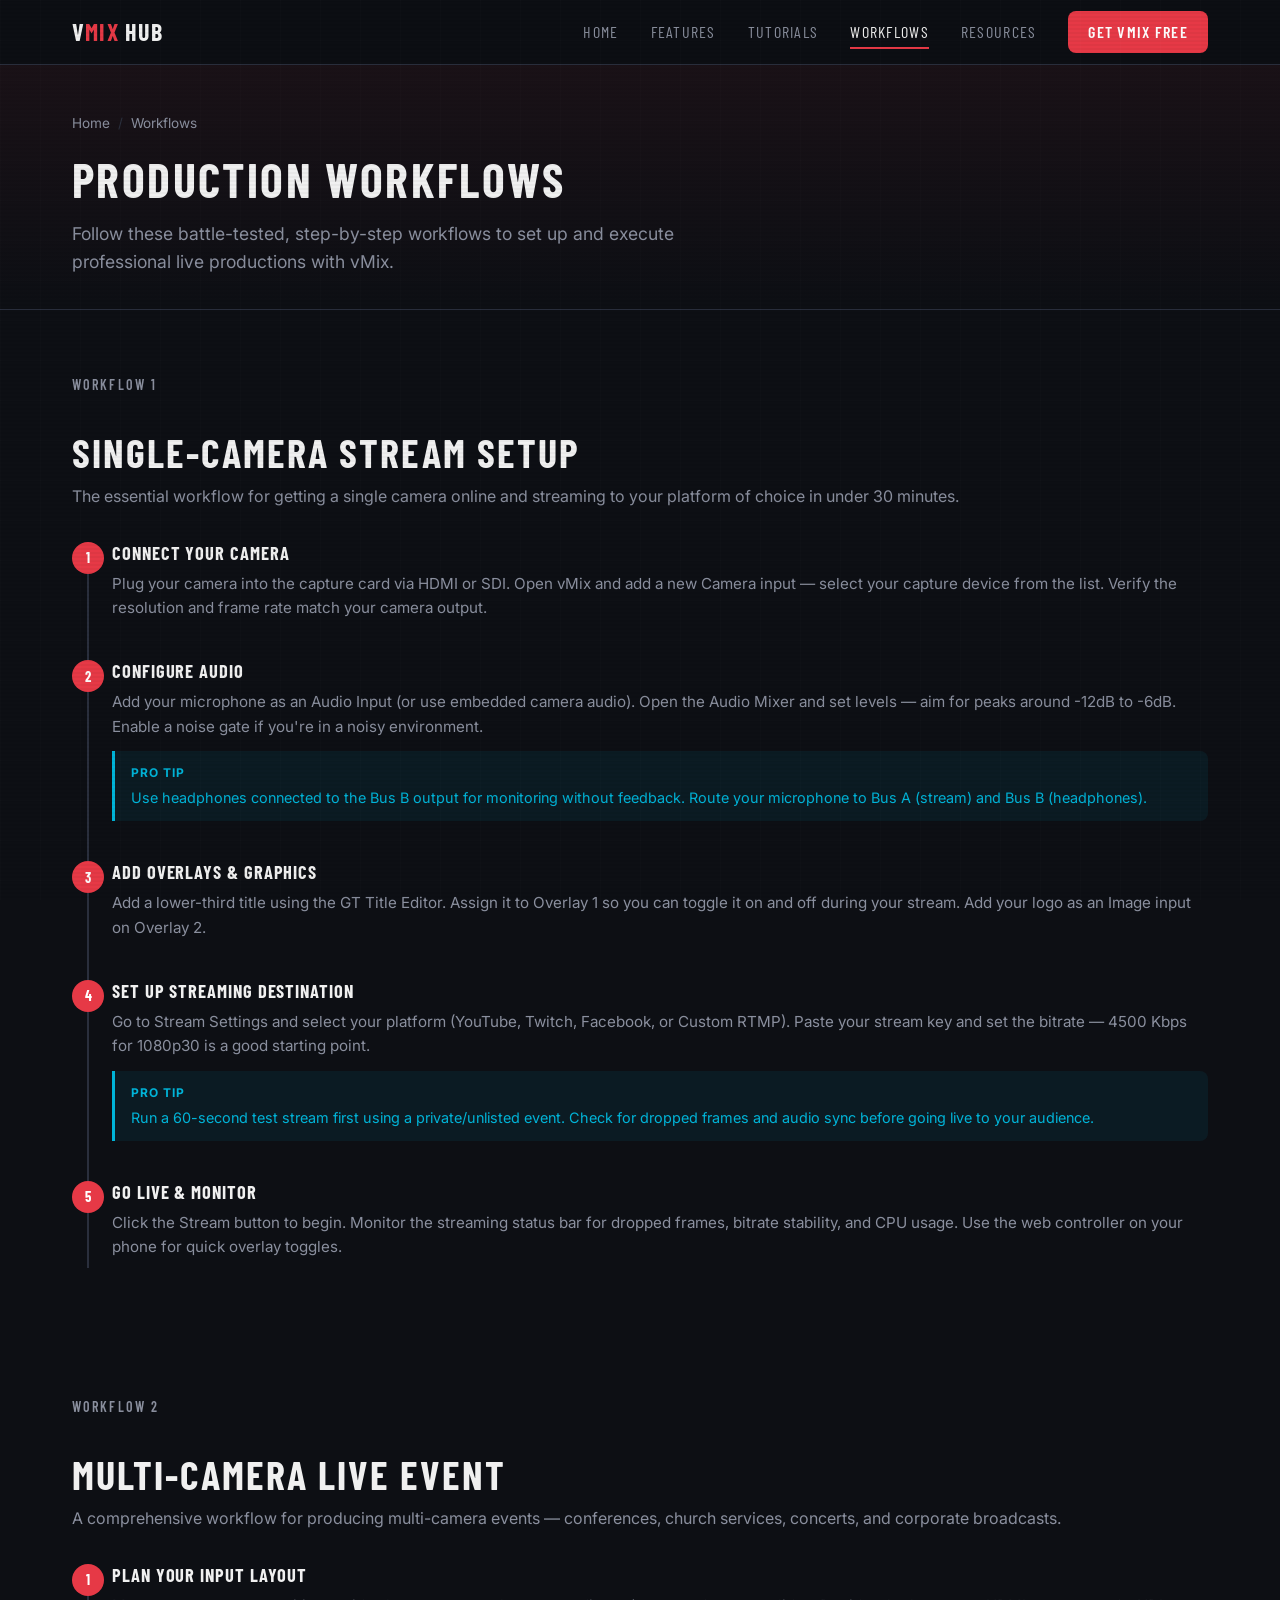
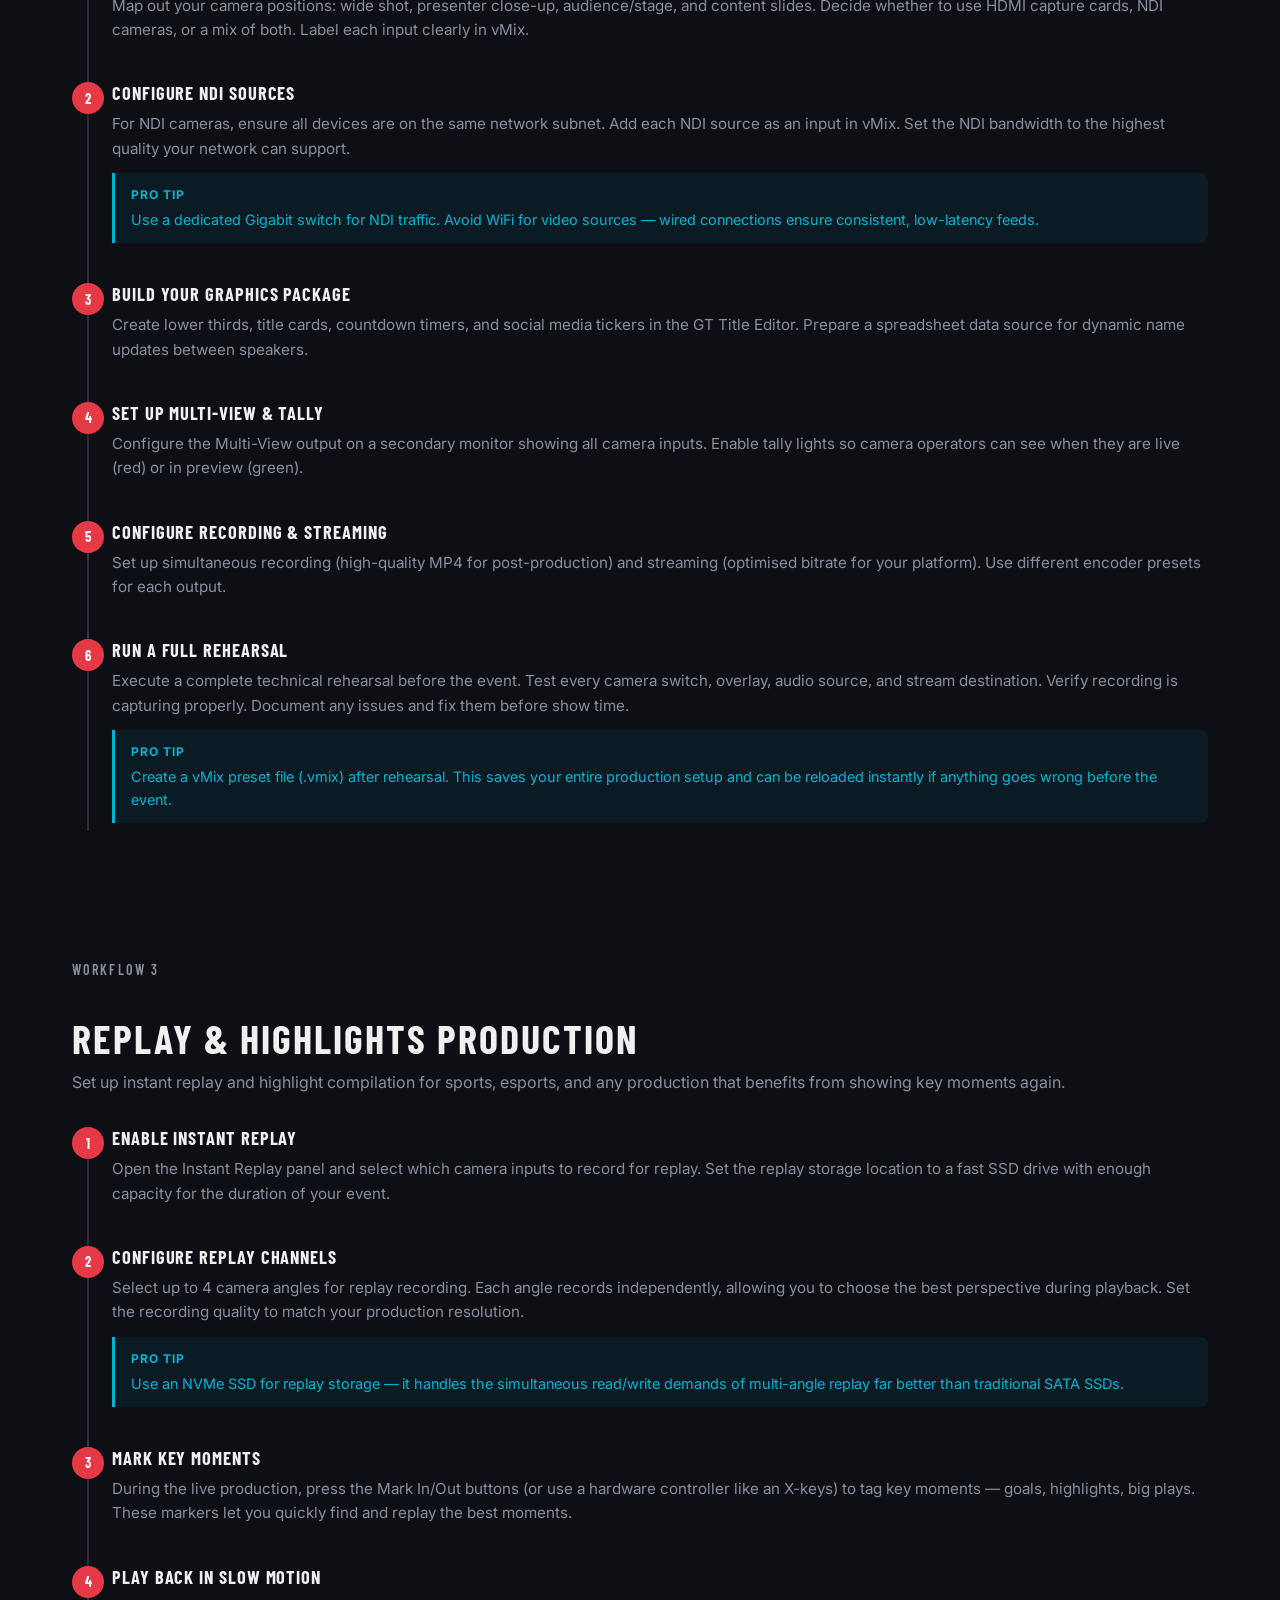
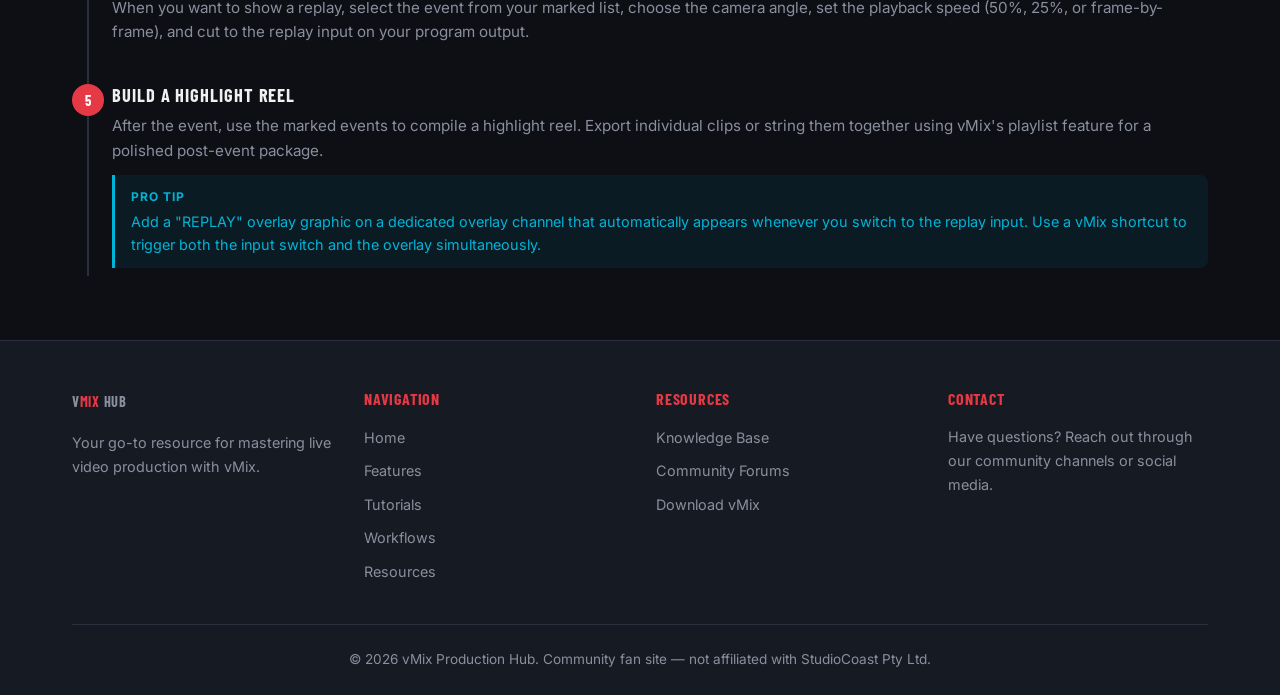
<file: pages/workflows.html>
<!DOCTYPE html>
<html lang="en">
<head>
  <meta charset="UTF-8">
  <meta name="viewport" content="width=device-width, initial-scale=1.0">
  <title>Workflows — vMix Production Hub</title>
  <meta name="description" content="Step-by-step vMix production workflows for single-camera streaming, multi-camera live events, and replay-driven highlight productions.">
  <meta property="og:title" content="Workflows — vMix Production Hub">
  <meta property="og:description" content="Step-by-step vMix production workflows for every scenario.">
  <meta property="og:image" content="https://picsum.photos/1200/630">
  <link rel="canonical" href="./workflows.html">
  <link rel="icon" href="../assets/favicon.ico" type="image/x-icon">
  <link rel="preconnect" href="https://fonts.googleapis.com">
  <link rel="preconnect" href="https://fonts.gstatic.com" crossorigin>
  <link href="https://fonts.googleapis.com/css2?family=Barlow+Condensed:wght@400;600;700&family=Inter:wght@400;500;600&display=swap" rel="stylesheet">
  <link rel="stylesheet" href="../css/styles.css">
</head>
<body>

  <!-- ===== NAVIGATION ===== -->
  <header class="navbar" role="banner">
    <div class="container">
      <a href="../index.html" class="nav-logo" aria-label="vMix Hub Home">v<span>Mix</span> Hub</a>
      <nav class="nav-links" role="navigation" aria-label="Main navigation">
        <a href="../index.html">Home</a>
        <a href="./features.html">Features</a>
        <a href="./tutorials.html">Tutorials</a>
        <a href="./workflows.html">Workflows</a>
        <a href="./resources.html">Resources</a>
        <a href="https://www.vmix.com/software/download.aspx" class="nav-cta" target="_blank" rel="noopener noreferrer">Get vMix Free</a>
      </nav>
      <button class="hamburger" id="hamburger" aria-label="Toggle menu" aria-expanded="false" aria-controls="mobile-menu">
        <span></span><span></span><span></span>
      </button>
    </div>
  </header>

  <div class="mobile-menu" id="mobile-menu" role="navigation" aria-label="Mobile navigation">
    <a href="../index.html">Home</a>
    <a href="./features.html">Features</a>
    <a href="./tutorials.html">Tutorials</a>
    <a href="./workflows.html">Workflows</a>
    <a href="./resources.html">Resources</a>
    <a href="https://www.vmix.com/software/download.aspx" class="btn btn-primary" target="_blank" rel="noopener noreferrer">Get vMix Free</a>
  </div>

  <main>
    <!-- ===== PAGE HERO ===== -->
    <section class="page-hero" aria-label="Page header">
      <div class="container">
        <nav class="breadcrumb" aria-label="Breadcrumb">
          <a href="../index.html">Home</a>
          <span class="separator">/</span>
          <span aria-current="page">Workflows</span>
        </nav>
        <h1>Production Workflows</h1>
        <p>Follow these battle-tested, step-by-step workflows to set up and execute professional live productions with vMix.</p>
      </div>
    </section>

    <!-- ===== WORKFLOW 1: Single-Camera Stream ===== -->
    <section aria-label="Single-camera stream setup workflow">
      <div class="container">
        <div class="workflow-guide" data-animate>
          <p class="section-label">Workflow 1</p>
          <h2>Single-Camera Stream Setup</h2>
          <p>The essential workflow for getting a single camera online and streaming to your platform of choice in under 30 minutes.</p>

          <div class="timeline">
            <div class="timeline-step">
              <div class="timeline-number" aria-hidden="true">1</div>
              <h3>Connect Your Camera</h3>
              <p>Plug your camera into the capture card via HDMI or SDI. Open vMix and add a new Camera input — select your capture device from the list. Verify the resolution and frame rate match your camera output.</p>
            </div>

            <div class="timeline-step">
              <div class="timeline-number" aria-hidden="true">2</div>
              <h3>Configure Audio</h3>
              <p>Add your microphone as an Audio Input (or use embedded camera audio). Open the Audio Mixer and set levels — aim for peaks around -12dB to -6dB. Enable a noise gate if you're in a noisy environment.</p>
              <div class="tip-callout">
                <strong>Pro Tip</strong>
                Use headphones connected to the Bus B output for monitoring without feedback. Route your microphone to Bus A (stream) and Bus B (headphones).
              </div>
            </div>

            <div class="timeline-step">
              <div class="timeline-number" aria-hidden="true">3</div>
              <h3>Add Overlays &amp; Graphics</h3>
              <p>Add a lower-third title using the GT Title Editor. Assign it to Overlay 1 so you can toggle it on and off during your stream. Add your logo as an Image input on Overlay 2.</p>
            </div>

            <div class="timeline-step">
              <div class="timeline-number" aria-hidden="true">4</div>
              <h3>Set Up Streaming Destination</h3>
              <p>Go to Stream Settings and select your platform (YouTube, Twitch, Facebook, or Custom RTMP). Paste your stream key and set the bitrate — 4500 Kbps for 1080p30 is a good starting point.</p>
              <div class="tip-callout">
                <strong>Pro Tip</strong>
                Run a 60-second test stream first using a private/unlisted event. Check for dropped frames and audio sync before going live to your audience.
              </div>
            </div>

            <div class="timeline-step">
              <div class="timeline-number" aria-hidden="true">5</div>
              <h3>Go Live &amp; Monitor</h3>
              <p>Click the Stream button to begin. Monitor the streaming status bar for dropped frames, bitrate stability, and CPU usage. Use the web controller on your phone for quick overlay toggles.</p>
            </div>
          </div>
        </div>
      </div>
    </section>

    <!-- ===== WORKFLOW 2: Multi-Camera Live Event ===== -->
    <section aria-label="Multi-camera live event workflow">
      <div class="container">
        <div class="workflow-guide" data-animate>
          <p class="section-label">Workflow 2</p>
          <h2>Multi-Camera Live Event</h2>
          <p>A comprehensive workflow for producing multi-camera events — conferences, church services, concerts, and corporate broadcasts.</p>

          <div class="timeline">
            <div class="timeline-step">
              <div class="timeline-number" aria-hidden="true">1</div>
              <h3>Plan Your Input Layout</h3>
              <p>Map out your camera positions: wide shot, presenter close-up, audience/stage, and content slides. Decide whether to use HDMI capture cards, NDI cameras, or a mix of both. Label each input clearly in vMix.</p>
            </div>

            <div class="timeline-step">
              <div class="timeline-number" aria-hidden="true">2</div>
              <h3>Configure NDI Sources</h3>
              <p>For NDI cameras, ensure all devices are on the same network subnet. Add each NDI source as an input in vMix. Set the NDI bandwidth to the highest quality your network can support.</p>
              <div class="tip-callout">
                <strong>Pro Tip</strong>
                Use a dedicated Gigabit switch for NDI traffic. Avoid WiFi for video sources — wired connections ensure consistent, low-latency feeds.
              </div>
            </div>

            <div class="timeline-step">
              <div class="timeline-number" aria-hidden="true">3</div>
              <h3>Build Your Graphics Package</h3>
              <p>Create lower thirds, title cards, countdown timers, and social media tickers in the GT Title Editor. Prepare a spreadsheet data source for dynamic name updates between speakers.</p>
            </div>

            <div class="timeline-step">
              <div class="timeline-number" aria-hidden="true">4</div>
              <h3>Set Up Multi-View &amp; Tally</h3>
              <p>Configure the Multi-View output on a secondary monitor showing all camera inputs. Enable tally lights so camera operators can see when they are live (red) or in preview (green).</p>
            </div>

            <div class="timeline-step">
              <div class="timeline-number" aria-hidden="true">5</div>
              <h3>Configure Recording &amp; Streaming</h3>
              <p>Set up simultaneous recording (high-quality MP4 for post-production) and streaming (optimised bitrate for your platform). Use different encoder presets for each output.</p>
            </div>

            <div class="timeline-step">
              <div class="timeline-number" aria-hidden="true">6</div>
              <h3>Run a Full Rehearsal</h3>
              <p>Execute a complete technical rehearsal before the event. Test every camera switch, overlay, audio source, and stream destination. Verify recording is capturing properly. Document any issues and fix them before show time.</p>
              <div class="tip-callout">
                <strong>Pro Tip</strong>
                Create a vMix preset file (.vmix) after rehearsal. This saves your entire production setup and can be reloaded instantly if anything goes wrong before the event.
              </div>
            </div>
          </div>
        </div>
      </div>
    </section>

    <!-- ===== WORKFLOW 3: Replay & Highlights ===== -->
    <section aria-label="Replay and highlights production workflow">
      <div class="container">
        <div class="workflow-guide" data-animate>
          <p class="section-label">Workflow 3</p>
          <h2>Replay &amp; Highlights Production</h2>
          <p>Set up instant replay and highlight compilation for sports, esports, and any production that benefits from showing key moments again.</p>

          <div class="timeline">
            <div class="timeline-step">
              <div class="timeline-number" aria-hidden="true">1</div>
              <h3>Enable Instant Replay</h3>
              <p>Open the Instant Replay panel and select which camera inputs to record for replay. Set the replay storage location to a fast SSD drive with enough capacity for the duration of your event.</p>
            </div>

            <div class="timeline-step">
              <div class="timeline-number" aria-hidden="true">2</div>
              <h3>Configure Replay Channels</h3>
              <p>Select up to 4 camera angles for replay recording. Each angle records independently, allowing you to choose the best perspective during playback. Set the recording quality to match your production resolution.</p>
              <div class="tip-callout">
                <strong>Pro Tip</strong>
                Use an NVMe SSD for replay storage — it handles the simultaneous read/write demands of multi-angle replay far better than traditional SATA SSDs.
              </div>
            </div>

            <div class="timeline-step">
              <div class="timeline-number" aria-hidden="true">3</div>
              <h3>Mark Key Moments</h3>
              <p>During the live production, press the Mark In/Out buttons (or use a hardware controller like an X-keys) to tag key moments — goals, highlights, big plays. These markers let you quickly find and replay the best moments.</p>
            </div>

            <div class="timeline-step">
              <div class="timeline-number" aria-hidden="true">4</div>
              <h3>Play Back in Slow Motion</h3>
              <p>When you want to show a replay, select the event from your marked list, choose the camera angle, set the playback speed (50%, 25%, or frame-by-frame), and cut to the replay input on your program output.</p>
            </div>

            <div class="timeline-step">
              <div class="timeline-number" aria-hidden="true">5</div>
              <h3>Build a Highlight Reel</h3>
              <p>After the event, use the marked events to compile a highlight reel. Export individual clips or string them together using vMix's playlist feature for a polished post-event package.</p>
              <div class="tip-callout">
                <strong>Pro Tip</strong>
                Add a "REPLAY" overlay graphic on a dedicated overlay channel that automatically appears whenever you switch to the replay input. Use a vMix shortcut to trigger both the input switch and the overlay simultaneously.
              </div>
            </div>
          </div>
        </div>
      </div>
    </section>
  </main>

  <!-- ===== FOOTER ===== -->
  <footer class="site-footer" role="contentinfo">
    <div class="container">
      <div class="footer-grid">
        <div class="footer-col">
          <a href="../index.html" class="nav-logo" aria-label="vMix Hub Home">v<span>Mix</span> Hub</a>
          <p style="margin-top:1rem;">Your go-to resource for mastering live video production with vMix.</p>
        </div>
        <div class="footer-col">
          <h4>Navigation</h4>
          <ul>
            <li><a href="../index.html">Home</a></li>
            <li><a href="./features.html">Features</a></li>
            <li><a href="./tutorials.html">Tutorials</a></li>
            <li><a href="./workflows.html">Workflows</a></li>
            <li><a href="./resources.html">Resources</a></li>
          </ul>
        </div>
        <div class="footer-col">
          <h4>Resources</h4>
          <ul>
            <li><a href="https://www.vmix.com/knowledgebase/" target="_blank" rel="noopener noreferrer">Knowledge Base</a></li>
            <li><a href="https://forums.vmix.com/" target="_blank" rel="noopener noreferrer">Community Forums</a></li>
            <li><a href="https://www.vmix.com/software/download.aspx" target="_blank" rel="noopener noreferrer">Download vMix</a></li>
          </ul>
        </div>
        <div class="footer-col">
          <h4>Contact</h4>
          <p>Have questions? Reach out through our community channels or social media.</p>
        </div>
      </div>
      <div class="footer-bottom">
        <p>&copy; 2026 vMix Production Hub. Community fan site — not affiliated with StudioCoast Pty Ltd.</p>
      </div>
    </div>
  </footer>

  <script src="../js/main.js"></script>
</body>
</html>
</file>
<file: css/styles.css>
/* ===== RESET & BASE ===== */
*,
*::before,
*::after {
  margin: 0;
  padding: 0;
  box-sizing: border-box;
}

:root {
  --bg: #0d0f14;
  --surface: #161a23;
  --accent: #e63946;
  --accent-secondary: #00b4d8;
  --text: #f0f0f0;
  --text-muted: #8a8f9e;
  --border: #2a2f3d;
  --radius: 8px;
  --radius-lg: 12px;
  --transition: 0.3s ease;
  --shadow: 0 4px 24px rgba(0, 0, 0, 0.4);
  --shadow-hover: 0 8px 32px rgba(0, 0, 0, 0.6);
  --glow-red: 0 0 20px rgba(230, 57, 70, 0.3);
  --glow-blue: 0 0 20px rgba(0, 180, 216, 0.3);
  --max-width: 1200px;
}

html {
  scroll-behavior: smooth;
  font-size: 16px;
}

body {
  font-family: 'Inter', sans-serif;
  background-color: var(--bg);
  color: var(--text);
  line-height: 1.6;
  -webkit-font-smoothing: antialiased;
  -moz-osx-font-smoothing: grayscale;
  overflow-x: hidden;
}

/* Scanline texture overlay */
body::before {
  content: '';
  position: fixed;
  inset: 0;
  pointer-events: none;
  z-index: 9999;
  background: repeating-linear-gradient(
    0deg,
    transparent,
    transparent 2px,
    rgba(0, 0, 0, 0.03) 2px,
    rgba(0, 0, 0, 0.03) 4px
  );
}

/* Subtle grid texture on body */
body::after {
  content: '';
  position: fixed;
  inset: 0;
  pointer-events: none;
  z-index: 9998;
  background-image:
    linear-gradient(rgba(255, 255, 255, 0.01) 1px, transparent 1px),
    linear-gradient(90deg, rgba(255, 255, 255, 0.01) 1px, transparent 1px);
  background-size: 40px 40px;
}

a {
  color: var(--accent-secondary);
  text-decoration: none;
  transition: color var(--transition);
}

a:hover {
  color: var(--accent);
}

img {
  max-width: 100%;
  height: auto;
  display: block;
}

ul, ol {
  list-style: none;
}

button {
  font-family: inherit;
  cursor: pointer;
  border: none;
  background: none;
  color: inherit;
}

input, textarea {
  font-family: inherit;
  font-size: inherit;
}

/* ===== TYPOGRAPHY ===== */
h1, h2, h3, h4, h5, h6 {
  font-family: 'Barlow Condensed', sans-serif;
  font-weight: 700;
  text-transform: uppercase;
  letter-spacing: 0.05em;
  line-height: 1.2;
  color: var(--text);
}

h1 { font-size: 3rem; }
h2 { font-size: 2.25rem; }
h3 { font-size: 1.5rem; }
h4 { font-size: 1.25rem; }

.text-muted { color: var(--text-muted); }
.text-accent { color: var(--accent); }
.text-blue { color: var(--accent-secondary); }

code, .code-pill {
  font-family: 'Courier New', Courier, monospace;
  background: rgba(230, 57, 70, 0.15);
  color: var(--accent);
  padding: 2px 8px;
  border-radius: 4px;
  font-size: 0.875rem;
}

.section-label {
  font-family: 'Barlow Condensed', sans-serif;
  font-size: 0.875rem;
  text-transform: uppercase;
  letter-spacing: 0.15em;
  color: var(--accent);
  font-weight: 600;
  margin-bottom: 0.5rem;
}

.section-title {
  margin-bottom: 1rem;
}

.section-subtitle {
  color: var(--text-muted);
  font-size: 1.125rem;
  max-width: 640px;
}

/* ===== LAYOUT ===== */
.container {
  width: 100%;
  max-width: var(--max-width);
  margin: 0 auto;
  padding: 0 1rem;
}

section {
  padding: 4rem 0;
}

.section-header {
  text-align: center;
  margin-bottom: 3rem;
}

/* ===== NAVIGATION ===== */
.navbar {
  position: sticky;
  top: 0;
  z-index: 1000;
  background: rgba(13, 15, 20, 0.95);
  backdrop-filter: blur(12px);
  border-bottom: 1px solid var(--border);
  padding: 0 1rem;
}

.navbar .container {
  display: flex;
  align-items: center;
  justify-content: space-between;
  height: 64px;
}

.nav-logo {
  font-family: 'Barlow Condensed', sans-serif;
  font-size: 1.5rem;
  font-weight: 700;
  text-transform: uppercase;
  letter-spacing: 0.05em;
  color: var(--text);
  text-decoration: none;
}

.nav-logo span {
  color: var(--accent);
}

.nav-links {
  display: none;
  gap: 2rem;
  align-items: center;
}

.nav-links a {
  font-family: 'Barlow Condensed', sans-serif;
  font-size: 1rem;
  text-transform: uppercase;
  letter-spacing: 0.08em;
  color: var(--text-muted);
  text-decoration: none;
  transition: color var(--transition);
  position: relative;
}

.nav-links a::after {
  content: '';
  position: absolute;
  bottom: -4px;
  left: 0;
  width: 0;
  height: 2px;
  background: var(--accent);
  transition: width var(--transition);
}

.nav-links a:hover,
.nav-links a.active {
  color: var(--text);
}

.nav-links a:hover::after,
.nav-links a.active::after {
  width: 100%;
}

.nav-cta {
  display: inline-block;
  padding: 0.5rem 1.25rem;
  background: var(--accent);
  color: #fff !important;
  border-radius: var(--radius);
  font-family: 'Barlow Condensed', sans-serif;
  font-size: 0.95rem;
  text-transform: uppercase;
  letter-spacing: 0.08em;
  font-weight: 600;
  transition: background var(--transition), box-shadow var(--transition);
}

.nav-cta::after {
  display: none !important;
}

.nav-cta:hover {
  background: #c62f3b;
  color: #fff !important;
  box-shadow: var(--glow-red);
}

/* Hamburger */
.hamburger {
  display: flex;
  flex-direction: column;
  gap: 5px;
  padding: 4px;
  background: none;
  border: none;
  cursor: pointer;
  z-index: 1001;
}

.hamburger span {
  display: block;
  width: 24px;
  height: 2px;
  background: var(--text);
  transition: transform var(--transition), opacity var(--transition);
}

.hamburger[aria-expanded="true"] span:nth-child(1) {
  transform: translateY(7px) rotate(45deg);
}

.hamburger[aria-expanded="true"] span:nth-child(2) {
  opacity: 0;
}

.hamburger[aria-expanded="true"] span:nth-child(3) {
  transform: translateY(-7px) rotate(-45deg);
}

/* Mobile menu overlay */
.mobile-menu {
  display: none;
  position: fixed;
  inset: 0;
  background: rgba(13, 15, 20, 0.98);
  z-index: 999;
  flex-direction: column;
  align-items: center;
  justify-content: center;
  gap: 2rem;
}

.mobile-menu.open {
  display: flex;
}

.mobile-menu a {
  font-family: 'Barlow Condensed', sans-serif;
  font-size: 2rem;
  text-transform: uppercase;
  letter-spacing: 0.1em;
  color: var(--text-muted);
  text-decoration: none;
  transition: color var(--transition);
}

.mobile-menu a:hover,
.mobile-menu a.active {
  color: var(--accent);
}

/* ===== BUTTONS ===== */
.btn {
  display: inline-block;
  padding: 0.75rem 1.75rem;
  border-radius: var(--radius);
  font-family: 'Barlow Condensed', sans-serif;
  font-size: 1rem;
  font-weight: 600;
  text-transform: uppercase;
  letter-spacing: 0.08em;
  text-decoration: none;
  transition: all var(--transition);
  cursor: pointer;
  border: none;
}

.btn-primary {
  background: var(--accent);
  color: #fff;
}

.btn-primary:hover {
  background: #c62f3b;
  color: #fff;
  box-shadow: var(--glow-red);
}

.btn-secondary {
  background: transparent;
  color: var(--accent-secondary);
  border: 2px solid var(--accent-secondary);
}

.btn-secondary:hover {
  background: var(--accent-secondary);
  color: var(--bg);
  box-shadow: var(--glow-blue);
}

.btn-sm {
  padding: 0.5rem 1rem;
  font-size: 0.875rem;
}

/* ===== HERO ===== */
.hero {
  position: relative;
  padding: 6rem 0 4rem;
  overflow: hidden;
}

.hero::before {
  content: '';
  position: absolute;
  top: -50%;
  right: -20%;
  width: 600px;
  height: 600px;
  background: radial-gradient(circle, rgba(230, 57, 70, 0.08) 0%, transparent 70%);
  pointer-events: none;
}

.hero .container {
  display: flex;
  flex-direction: column;
  gap: 2rem;
}

.hero-content {
  text-align: center;
}

.hero-content h1 {
  font-size: 2.5rem;
  margin-bottom: 1rem;
}

.hero-content h1 span {
  color: var(--accent);
}

.hero-content p {
  color: var(--text-muted);
  font-size: 1.125rem;
  margin-bottom: 2rem;
  max-width: 560px;
  margin-left: auto;
  margin-right: auto;
}

.hero-buttons {
  display: flex;
  gap: 1rem;
  justify-content: center;
  flex-wrap: wrap;
}

.hero-image {
  border-radius: var(--radius-lg);
  overflow: hidden;
  border: 1px solid var(--border);
  box-shadow: var(--shadow);
}

.hero-image img {
  width: 100%;
  height: auto;
  display: block;
}

/* ===== STATS BAR ===== */
.stats-bar {
  background: var(--surface);
  border-top: 1px solid var(--border);
  border-bottom: 1px solid var(--border);
  padding: 2.5rem 0;
}

.stats-grid {
  display: grid;
  grid-template-columns: repeat(2, 1fr);
  gap: 2rem;
  text-align: center;
}

.stat-item h3 {
  font-size: 2rem;
  color: var(--accent);
  margin-bottom: 0.25rem;
}

.stat-item p {
  color: var(--text-muted);
  font-size: 0.875rem;
  text-transform: uppercase;
  letter-spacing: 0.05em;
}

/* ===== CARDS ===== */
.card {
  background: var(--surface);
  border: 1px solid var(--border);
  border-radius: var(--radius-lg);
  padding: 1.5rem;
  transition: transform var(--transition), box-shadow var(--transition);
}

.card:hover {
  transform: translateY(-4px);
  box-shadow: var(--shadow-hover);
}

.card-icon {
  width: 48px;
  height: 48px;
  border-radius: var(--radius);
  background: rgba(230, 57, 70, 0.1);
  display: flex;
  align-items: center;
  justify-content: center;
  margin-bottom: 1rem;
  color: var(--accent);
}

.card-icon svg {
  width: 24px;
  height: 24px;
}

.card h3 {
  margin-bottom: 0.75rem;
  font-size: 1.25rem;
}

.card p {
  color: var(--text-muted);
  font-size: 0.95rem;
}

.card-grid {
  display: grid;
  gap: 1.5rem;
  grid-template-columns: 1fr;
}

/* ===== FEATURE HIGHLIGHTS ===== */
.features-section .card-icon.blue {
  background: rgba(0, 180, 216, 0.1);
  color: var(--accent-secondary);
}

/* ===== WORKFLOW SHOWCASE ===== */
.workflow-row {
  display: flex;
  flex-direction: column;
  gap: 2rem;
  margin-bottom: 3rem;
  align-items: center;
}

.workflow-row:last-child {
  margin-bottom: 0;
}

.workflow-image {
  border-radius: var(--radius-lg);
  overflow: hidden;
  border: 1px solid var(--border);
  flex-shrink: 0;
}

.workflow-image img {
  width: 100%;
  height: auto;
}

.workflow-text h3 {
  margin-bottom: 0.75rem;
}

.workflow-text p {
  color: var(--text-muted);
  margin-bottom: 1rem;
}

.workflow-tag {
  display: inline-block;
  padding: 0.25rem 0.75rem;
  border-radius: 999px;
  font-size: 0.75rem;
  font-weight: 600;
  text-transform: uppercase;
  letter-spacing: 0.08em;
  background: rgba(230, 57, 70, 0.15);
  color: var(--accent);
}

/* ===== TESTIMONIALS ===== */
.testimonials-section {
  overflow: hidden;
}

.testimonials-track {
  display: flex;
  gap: 1.5rem;
  overflow-x: auto;
  scroll-snap-type: x mandatory;
  -webkit-overflow-scrolling: touch;
  padding-bottom: 1rem;
  scrollbar-width: thin;
  scrollbar-color: var(--border) transparent;
}

.testimonials-track::-webkit-scrollbar {
  height: 6px;
}

.testimonials-track::-webkit-scrollbar-track {
  background: transparent;
}

.testimonials-track::-webkit-scrollbar-thumb {
  background: var(--border);
  border-radius: 3px;
}

.testimonial-card {
  min-width: 300px;
  max-width: 360px;
  flex-shrink: 0;
  scroll-snap-align: start;
  background: var(--surface);
  border: 1px solid var(--border);
  border-radius: var(--radius-lg);
  padding: 1.5rem;
}

.testimonial-card blockquote {
  color: var(--text-muted);
  font-style: italic;
  margin-bottom: 1.25rem;
  line-height: 1.7;
}

.testimonial-author {
  display: flex;
  align-items: center;
  gap: 0.75rem;
}

.testimonial-author img {
  width: 40px;
  height: 40px;
  border-radius: 50%;
  object-fit: cover;
}

.testimonial-author-info strong {
  display: block;
  font-size: 0.95rem;
}

.testimonial-author-info span {
  color: var(--text-muted);
  font-size: 0.8rem;
}

/* ===== TUTORIAL CARDS (Homepage) ===== */
.tutorial-card {
  background: var(--surface);
  border: 1px solid var(--border);
  border-radius: var(--radius-lg);
  overflow: hidden;
  transition: transform var(--transition), box-shadow var(--transition);
}

.tutorial-card:hover {
  transform: translateY(-4px);
  box-shadow: var(--shadow-hover);
}

.tutorial-card-image {
  position: relative;
  overflow: hidden;
  height: 200px;
}

.tutorial-card-image img {
  width: 100%;
  height: 100%;
  object-fit: cover;
}

.tutorial-category {
  position: absolute;
  top: 0.75rem;
  left: 0.75rem;
  padding: 0.25rem 0.75rem;
  border-radius: 999px;
  font-size: 0.7rem;
  font-weight: 600;
  text-transform: uppercase;
  letter-spacing: 0.08em;
  background: var(--accent);
  color: #fff;
}

.tutorial-card-body {
  padding: 1.25rem;
}

.tutorial-card-body h3 {
  font-size: 1.15rem;
  margin-bottom: 0.5rem;
}

.tutorial-card-body p {
  color: var(--text-muted);
  font-size: 0.9rem;
  margin-bottom: 1rem;
}

.read-more {
  font-family: 'Barlow Condensed', sans-serif;
  font-size: 0.9rem;
  text-transform: uppercase;
  letter-spacing: 0.05em;
  color: var(--accent-secondary);
  font-weight: 600;
}

.read-more:hover {
  color: var(--accent);
}

/* ===== NEWSLETTER ===== */
.newsletter-section {
  background: linear-gradient(135deg, rgba(230, 57, 70, 0.08) 0%, rgba(0, 180, 216, 0.08) 100%);
  border-top: 1px solid var(--border);
  border-bottom: 1px solid var(--border);
  text-align: center;
}

.newsletter-form {
  display: flex;
  gap: 0.75rem;
  max-width: 480px;
  margin: 1.5rem auto 0;
  flex-wrap: wrap;
  justify-content: center;
}

.newsletter-form input {
  flex: 1;
  min-width: 240px;
  padding: 0.75rem 1rem;
  border-radius: var(--radius);
  border: 1px solid var(--border);
  background: var(--surface);
  color: var(--text);
  outline: none;
  transition: border-color var(--transition);
}

.newsletter-form input::placeholder {
  color: var(--text-muted);
}

.newsletter-form input:focus {
  border-color: var(--accent-secondary);
}

/* ===== FOOTER ===== */
.site-footer {
  background: var(--surface);
  border-top: 1px solid var(--border);
  padding: 3rem 0 1.5rem;
}

.footer-grid {
  display: grid;
  grid-template-columns: 1fr;
  gap: 2rem;
  margin-bottom: 2rem;
}

.footer-col h4 {
  font-size: 1rem;
  margin-bottom: 1rem;
  color: var(--accent);
}

.footer-col ul li {
  margin-bottom: 0.5rem;
}

.footer-col a {
  color: var(--text-muted);
  font-size: 0.9rem;
}

.footer-col a:hover {
  color: var(--text);
}

.footer-col p {
  color: var(--text-muted);
  font-size: 0.9rem;
  line-height: 1.7;
}

.social-links {
  display: flex;
  gap: 1rem;
  margin-top: 1rem;
}

.social-links a {
  display: flex;
  align-items: center;
  justify-content: center;
  width: 36px;
  height: 36px;
  border-radius: 50%;
  background: var(--bg);
  border: 1px solid var(--border);
  transition: all var(--transition);
}

.social-links a:hover {
  border-color: var(--accent);
  box-shadow: var(--glow-red);
}

.social-links svg {
  width: 16px;
  height: 16px;
  fill: var(--text-muted);
  transition: fill var(--transition);
}

.social-links a:hover svg {
  fill: var(--accent);
}

.footer-bottom {
  text-align: center;
  padding-top: 1.5rem;
  border-top: 1px solid var(--border);
  color: var(--text-muted);
  font-size: 0.85rem;
}

/* ===== PAGE HERO (Sub-pages) ===== */
.page-hero {
  padding: 3rem 0 2rem;
  background: linear-gradient(180deg, rgba(230, 57, 70, 0.06) 0%, transparent 100%);
  border-bottom: 1px solid var(--border);
}

.breadcrumb {
  display: flex;
  gap: 0.5rem;
  align-items: center;
  font-size: 0.85rem;
  color: var(--text-muted);
  margin-bottom: 1rem;
}

.breadcrumb a {
  color: var(--text-muted);
}

.breadcrumb a:hover {
  color: var(--accent-secondary);
}

.breadcrumb .separator {
  color: var(--border);
}

.page-hero h1 {
  font-size: 2.5rem;
  margin-bottom: 0.75rem;
}

.page-hero p {
  color: var(--text-muted);
  font-size: 1.1rem;
  max-width: 640px;
}

/* ===== FILTER BUTTONS ===== */
.filter-bar {
  display: flex;
  gap: 0.5rem;
  flex-wrap: wrap;
  margin-bottom: 2rem;
}

.filter-btn {
  padding: 0.5rem 1rem;
  border-radius: 999px;
  font-family: 'Barlow Condensed', sans-serif;
  font-size: 0.875rem;
  text-transform: uppercase;
  letter-spacing: 0.05em;
  border: 1px solid var(--border);
  background: transparent;
  color: var(--text-muted);
  cursor: pointer;
  transition: all var(--transition);
}

.filter-btn:hover {
  border-color: var(--accent-secondary);
  color: var(--accent-secondary);
}

.filter-btn.active {
  background: var(--accent);
  border-color: var(--accent);
  color: #fff;
}

/* ===== FEATURE CARDS (Features Page) ===== */
.feature-card {
  background: var(--surface);
  border: 1px solid var(--border);
  border-radius: var(--radius-lg);
  padding: 1.5rem;
  transition: transform var(--transition), box-shadow var(--transition);
  position: relative;
}

.feature-card:hover {
  transform: translateY(-4px);
  box-shadow: var(--shadow-hover);
}

.feature-card .card-icon {
  margin-bottom: 1rem;
}

.feature-card h3 {
  font-size: 1.15rem;
  margin-bottom: 0.5rem;
}

.feature-card p {
  color: var(--text-muted);
  font-size: 0.9rem;
}

.pro-tip-badge {
  position: absolute;
  top: 1rem;
  right: 1rem;
  padding: 0.2rem 0.6rem;
  border-radius: 999px;
  font-size: 0.65rem;
  font-weight: 700;
  text-transform: uppercase;
  letter-spacing: 0.1em;
  background: rgba(0, 180, 216, 0.15);
  color: var(--accent-secondary);
  border: 1px solid rgba(0, 180, 216, 0.3);
}

/* ===== TUTORIALS PAGE ===== */
.tutorials-layout {
  display: flex;
  flex-direction: column;
  gap: 2rem;
}

.tutorials-main {
  flex: 1;
}

.tutorials-sidebar {
  width: 100%;
}

.search-box {
  position: relative;
  margin-bottom: 2rem;
}

.search-box input {
  width: 100%;
  padding: 0.75rem 1rem 0.75rem 2.75rem;
  border-radius: var(--radius);
  border: 1px solid var(--border);
  background: var(--surface);
  color: var(--text);
  font-size: 1rem;
  outline: none;
  transition: border-color var(--transition);
}

.search-box input:focus {
  border-color: var(--accent-secondary);
}

.search-box svg {
  position: absolute;
  left: 0.85rem;
  top: 50%;
  transform: translateY(-50%);
  width: 18px;
  height: 18px;
  fill: var(--text-muted);
}

.tutorial-list-card {
  display: flex;
  flex-direction: column;
  background: var(--surface);
  border: 1px solid var(--border);
  border-radius: var(--radius-lg);
  overflow: hidden;
  margin-bottom: 1.5rem;
  transition: transform var(--transition), box-shadow var(--transition);
}

.tutorial-list-card:hover {
  transform: translateY(-2px);
  box-shadow: var(--shadow-hover);
}

.tutorial-list-image {
  width: 100%;
  height: 180px;
  overflow: hidden;
  flex-shrink: 0;
}

.tutorial-list-image img {
  width: 100%;
  height: 100%;
  object-fit: cover;
}

.tutorial-list-body {
  padding: 1.25rem;
}

.tutorial-meta {
  display: flex;
  gap: 0.75rem;
  align-items: center;
  margin-bottom: 0.75rem;
  flex-wrap: wrap;
}

.difficulty-badge {
  padding: 0.2rem 0.6rem;
  border-radius: 999px;
  font-size: 0.7rem;
  font-weight: 700;
  text-transform: uppercase;
  letter-spacing: 0.08em;
}

.difficulty-badge.beginner {
  background: rgba(46, 204, 113, 0.15);
  color: #2ecc71;
}

.difficulty-badge.intermediate {
  background: rgba(241, 196, 15, 0.15);
  color: #f1c40f;
}

.difficulty-badge.advanced {
  background: rgba(230, 57, 70, 0.15);
  color: var(--accent);
}

.tutorial-time {
  color: var(--text-muted);
  font-size: 0.8rem;
}

.tutorial-list-body h3 {
  font-size: 1.1rem;
  margin-bottom: 0.5rem;
}

.tutorial-list-body p {
  color: var(--text-muted);
  font-size: 0.9rem;
}

.tutorial-tags {
  display: flex;
  gap: 0.5rem;
  flex-wrap: wrap;
  margin-top: 0.75rem;
}

.tutorial-tag {
  font-size: 0.75rem;
  padding: 0.15rem 0.5rem;
  border-radius: 4px;
  background: rgba(0, 180, 216, 0.1);
  color: var(--accent-secondary);
}

/* Sidebar */
.sidebar-block {
  background: var(--surface);
  border: 1px solid var(--border);
  border-radius: var(--radius-lg);
  padding: 1.25rem;
  margin-bottom: 1.5rem;
}

.sidebar-block h4 {
  margin-bottom: 1rem;
  font-size: 1rem;
}

.sidebar-block label {
  display: flex;
  align-items: center;
  gap: 0.5rem;
  color: var(--text-muted);
  font-size: 0.9rem;
  margin-bottom: 0.5rem;
  cursor: pointer;
}

.sidebar-block input[type="checkbox"] {
  accent-color: var(--accent);
}

.popular-tags {
  display: flex;
  flex-wrap: wrap;
  gap: 0.5rem;
}

.popular-tag {
  padding: 0.3rem 0.75rem;
  border-radius: 999px;
  font-size: 0.8rem;
  background: var(--bg);
  border: 1px solid var(--border);
  color: var(--text-muted);
  cursor: pointer;
  transition: all var(--transition);
}

.popular-tag:hover {
  border-color: var(--accent-secondary);
  color: var(--accent-secondary);
}

/* ===== WORKFLOWS PAGE ===== */
.workflow-guide {
  margin-bottom: 4rem;
}

.workflow-guide:last-child {
  margin-bottom: 0;
}

.workflow-guide > h2 {
  margin-bottom: 0.5rem;
}

.workflow-guide > p {
  color: var(--text-muted);
  margin-bottom: 2rem;
}

.timeline {
  position: relative;
  padding-left: 2.5rem;
}

.timeline::before {
  content: '';
  position: absolute;
  left: 15px;
  top: 0;
  bottom: 0;
  width: 2px;
  background: var(--border);
}

.timeline-step {
  position: relative;
  margin-bottom: 2rem;
  padding-bottom: 0.5rem;
}

.timeline-step:last-child {
  margin-bottom: 0;
}

.timeline-number {
  position: absolute;
  left: -2.5rem;
  top: 0;
  width: 32px;
  height: 32px;
  border-radius: 50%;
  background: var(--accent);
  color: #fff;
  display: flex;
  align-items: center;
  justify-content: center;
  font-family: 'Barlow Condensed', sans-serif;
  font-weight: 700;
  font-size: 0.9rem;
  z-index: 1;
}

.timeline-step h3 {
  font-size: 1.15rem;
  margin-bottom: 0.5rem;
}

.timeline-step p {
  color: var(--text-muted);
  font-size: 0.95rem;
}

.tip-callout {
  margin-top: 0.75rem;
  padding: 0.75rem 1rem;
  background: rgba(0, 180, 216, 0.08);
  border-left: 3px solid var(--accent-secondary);
  border-radius: 0 var(--radius) var(--radius) 0;
  font-size: 0.9rem;
  color: var(--accent-secondary);
}

.tip-callout strong {
  display: block;
  margin-bottom: 0.25rem;
  text-transform: uppercase;
  font-size: 0.75rem;
  letter-spacing: 0.08em;
}

/* ===== RESOURCES PAGE ===== */
.resources-section {
  margin-bottom: 3rem;
}

.resources-section h2 {
  margin-bottom: 1.5rem;
}

.download-card {
  background: var(--surface);
  border: 1px solid var(--border);
  border-radius: var(--radius-lg);
  padding: 1.25rem;
  display: flex;
  align-items: center;
  gap: 1rem;
  transition: transform var(--transition), box-shadow var(--transition);
}

.download-card:hover {
  transform: translateY(-2px);
  box-shadow: var(--shadow-hover);
}

.download-icon {
  width: 48px;
  height: 48px;
  border-radius: var(--radius);
  background: rgba(230, 57, 70, 0.1);
  display: flex;
  align-items: center;
  justify-content: center;
  flex-shrink: 0;
}

.download-icon svg {
  width: 24px;
  height: 24px;
  fill: var(--accent);
}

.download-info h4 {
  font-size: 1rem;
  margin-bottom: 0.25rem;
}

.download-info p {
  color: var(--text-muted);
  font-size: 0.85rem;
}

.download-grid {
  display: grid;
  gap: 1rem;
  grid-template-columns: 1fr;
}

/* External links */
.external-links-list {
  display: grid;
  gap: 1rem;
  grid-template-columns: 1fr;
}

.external-link-card {
  background: var(--surface);
  border: 1px solid var(--border);
  border-radius: var(--radius-lg);
  padding: 1.25rem;
  text-decoration: none;
  transition: transform var(--transition), box-shadow var(--transition), border-color var(--transition);
  display: block;
}

.external-link-card:hover {
  transform: translateY(-2px);
  box-shadow: var(--shadow-hover);
  border-color: var(--accent-secondary);
}

.external-link-card h4 {
  font-size: 1rem;
  margin-bottom: 0.25rem;
  color: var(--text);
}

.external-link-card p {
  color: var(--text-muted);
  font-size: 0.85rem;
}

/* Hardware table */
.hardware-table-wrapper {
  overflow-x: auto;
  border-radius: var(--radius-lg);
  border: 1px solid var(--border);
}

.hardware-table {
  width: 100%;
  border-collapse: collapse;
  font-size: 0.9rem;
}

.hardware-table thead {
  background: var(--surface);
}

.hardware-table th {
  padding: 1rem;
  text-align: left;
  font-family: 'Barlow Condensed', sans-serif;
  font-weight: 600;
  text-transform: uppercase;
  letter-spacing: 0.05em;
  font-size: 0.85rem;
  color: var(--text-muted);
  border-bottom: 1px solid var(--border);
  white-space: nowrap;
}

.hardware-table td {
  padding: 0.85rem 1rem;
  border-bottom: 1px solid var(--border);
  color: var(--text-muted);
}

.hardware-table tbody tr {
  transition: background var(--transition);
}

.hardware-table tbody tr:hover {
  background: rgba(255, 255, 255, 0.02);
}

.hardware-table tbody tr:last-child td {
  border-bottom: none;
}

/* Glossary */
.glossary-nav {
  display: flex;
  gap: 0.4rem;
  flex-wrap: wrap;
  margin-bottom: 2rem;
}

.glossary-nav a {
  width: 32px;
  height: 32px;
  border-radius: var(--radius);
  background: var(--surface);
  border: 1px solid var(--border);
  display: flex;
  align-items: center;
  justify-content: center;
  font-family: 'Barlow Condensed', sans-serif;
  font-weight: 700;
  font-size: 0.85rem;
  color: var(--text-muted);
  text-decoration: none;
  transition: all var(--transition);
}

.glossary-nav a:hover {
  border-color: var(--accent);
  color: var(--accent);
}

.glossary-group {
  margin-bottom: 2rem;
}

.glossary-group h3 {
  font-size: 1.5rem;
  color: var(--accent);
  margin-bottom: 1rem;
  padding-bottom: 0.5rem;
  border-bottom: 1px solid var(--border);
}

.glossary-term {
  margin-bottom: 1rem;
}

.glossary-term dt {
  font-family: 'Barlow Condensed', sans-serif;
  font-weight: 700;
  font-size: 1rem;
  text-transform: uppercase;
  letter-spacing: 0.03em;
  margin-bottom: 0.25rem;
}

.glossary-term dd {
  color: var(--text-muted);
  font-size: 0.9rem;
  padding-left: 1rem;
}

/* ===== RESPONSIVE ===== */

/* 640px+ */
@media (min-width: 640px) {
  h1 { font-size: 3.5rem; }
  h2 { font-size: 2.5rem; }

  .hero-content h1 {
    font-size: 3rem;
  }

  .stats-grid {
    grid-template-columns: repeat(4, 1fr);
  }

  .card-grid {
    grid-template-columns: repeat(2, 1fr);
  }

  .footer-grid {
    grid-template-columns: repeat(2, 1fr);
  }

  .tutorial-list-card {
    flex-direction: row;
  }

  .tutorial-list-image {
    width: 240px;
    height: auto;
  }

  .download-grid {
    grid-template-columns: repeat(2, 1fr);
  }

  .external-links-list {
    grid-template-columns: repeat(2, 1fr);
  }
}

/* 1024px+ */
@media (min-width: 1024px) {
  .nav-links {
    display: flex;
  }

  .hamburger {
    display: none;
  }

  .hero .container {
    flex-direction: row;
    align-items: center;
  }

  .hero-content {
    text-align: left;
    flex: 1;
  }

  .hero-content p {
    margin-left: 0;
    margin-right: 0;
  }

  .hero-buttons {
    justify-content: flex-start;
  }

  .hero-image {
    flex: 1;
    max-width: 560px;
  }

  .card-grid {
    grid-template-columns: repeat(3, 1fr);
  }

  .workflow-row {
    flex-direction: row;
  }

  .workflow-row:nth-child(even) {
    flex-direction: row-reverse;
  }

  .workflow-image {
    width: 45%;
  }

  .workflow-text {
    flex: 1;
  }

  .footer-grid {
    grid-template-columns: repeat(4, 1fr);
  }

  .tutorials-layout {
    flex-direction: row;
  }

  .tutorials-sidebar {
    width: 280px;
    flex-shrink: 0;
  }

  .page-hero h1 {
    font-size: 3rem;
  }

  .download-grid {
    grid-template-columns: repeat(3, 1fr);
  }

  .external-links-list {
    grid-template-columns: repeat(3, 1fr);
  }
}

/* 1280px+ */
@media (min-width: 1280px) {
  .container {
    padding: 0 2rem;
  }

  .hero {
    padding: 8rem 0 6rem;
  }

  .hero-content h1 {
    font-size: 3.75rem;
  }
}

/* ===== ANIMATIONS ===== */
@keyframes fadeInUp {
  from {
    opacity: 0;
    transform: translateY(20px);
  }
  to {
    opacity: 1;
    transform: translateY(0);
  }
}

.animate-in {
  animation: fadeInUp 0.6s ease forwards;
}

/* Counter animation */
.stat-item h3 .counter {
  display: inline;
}

/* ===== UTILITY ===== */
.sr-only {
  position: absolute;
  width: 1px;
  height: 1px;
  padding: 0;
  margin: -1px;
  overflow: hidden;
  clip: rect(0, 0, 0, 0);
  white-space: nowrap;
  border-width: 0;
}

.hidden {
  display: none !important;
}
</file>
